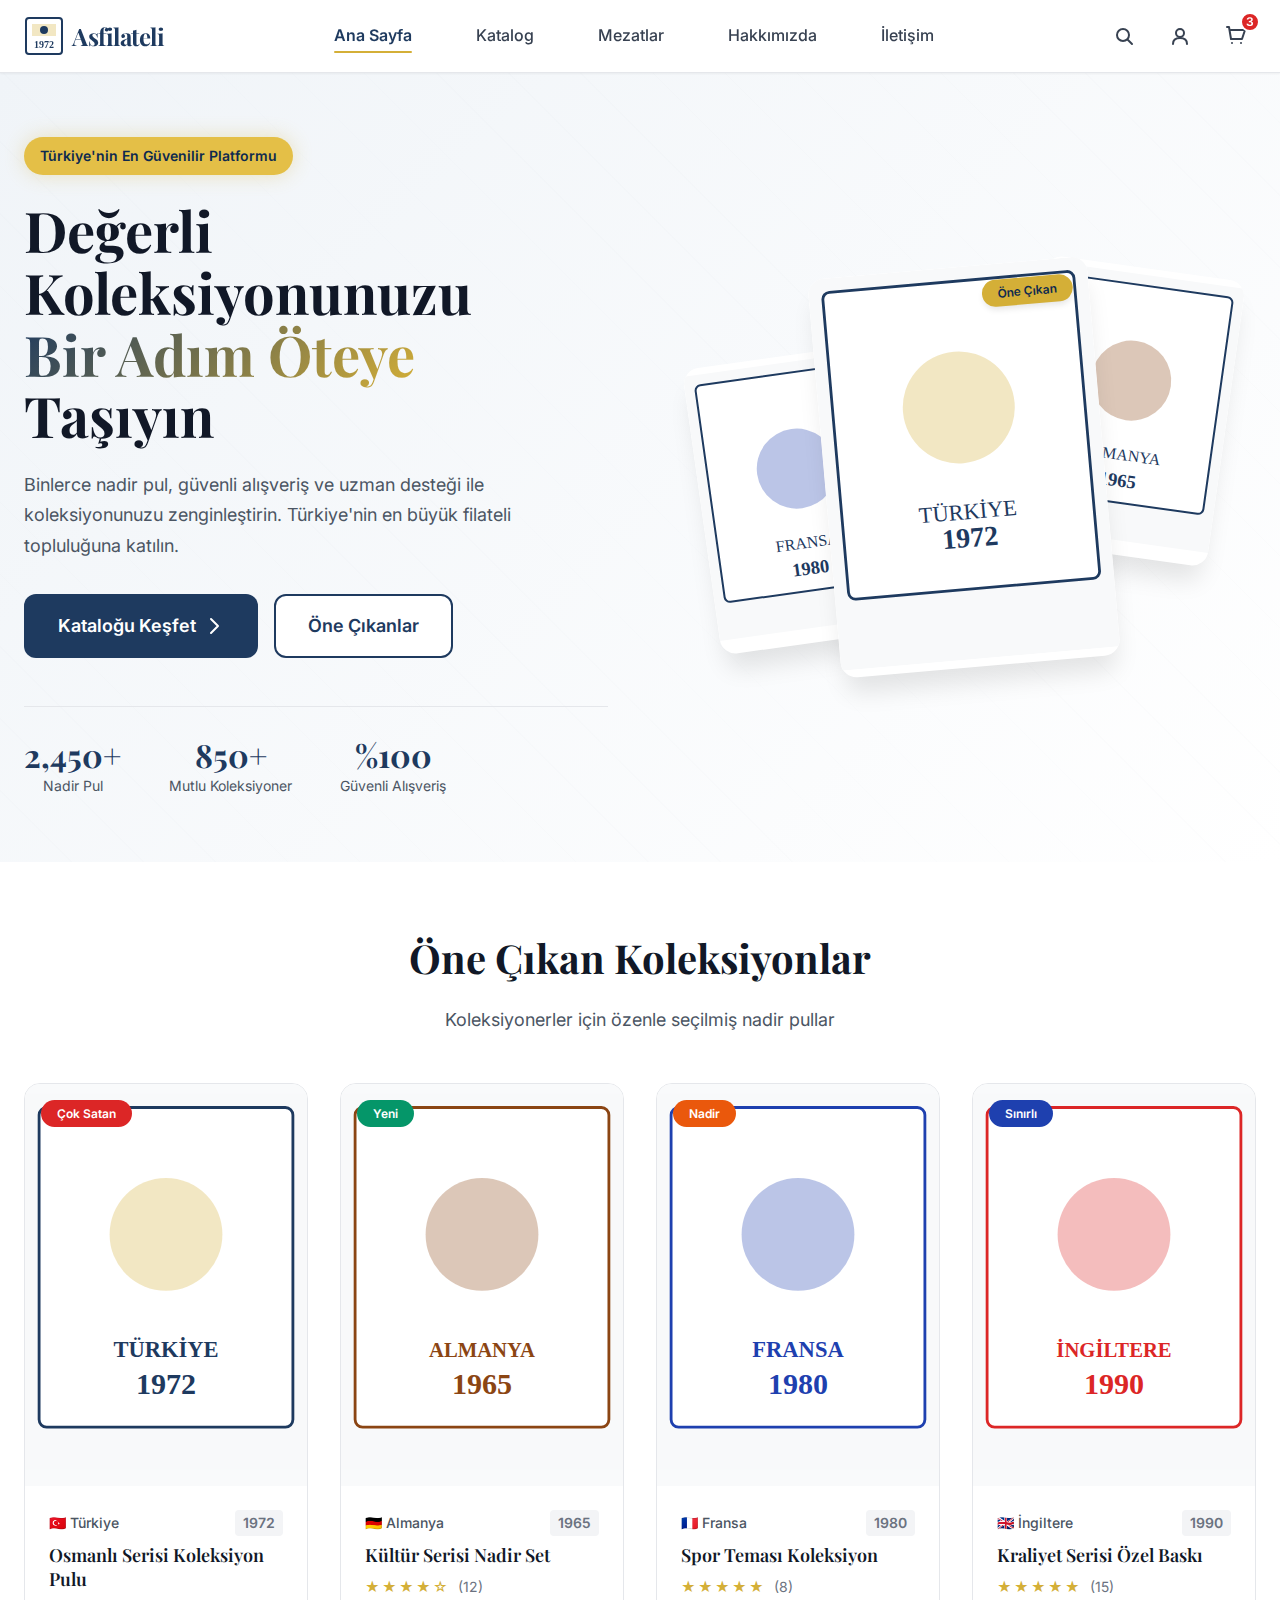
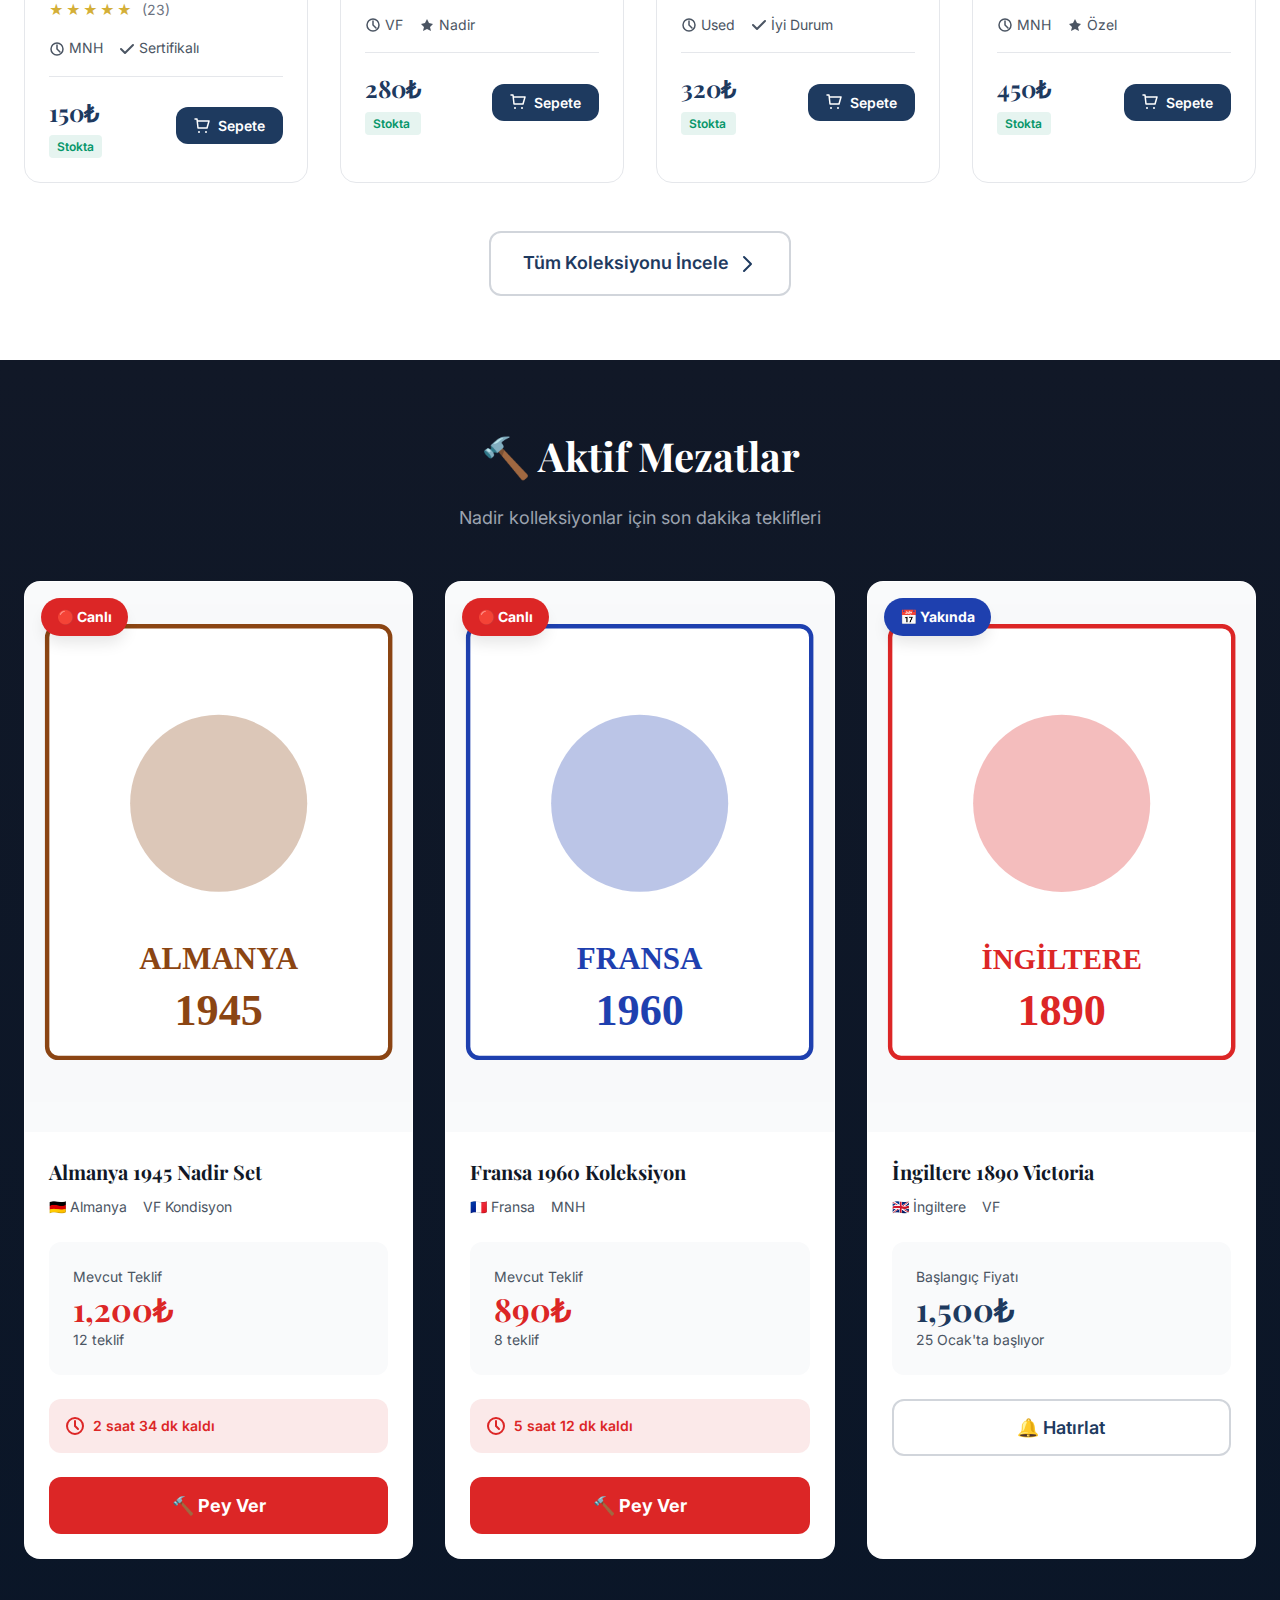
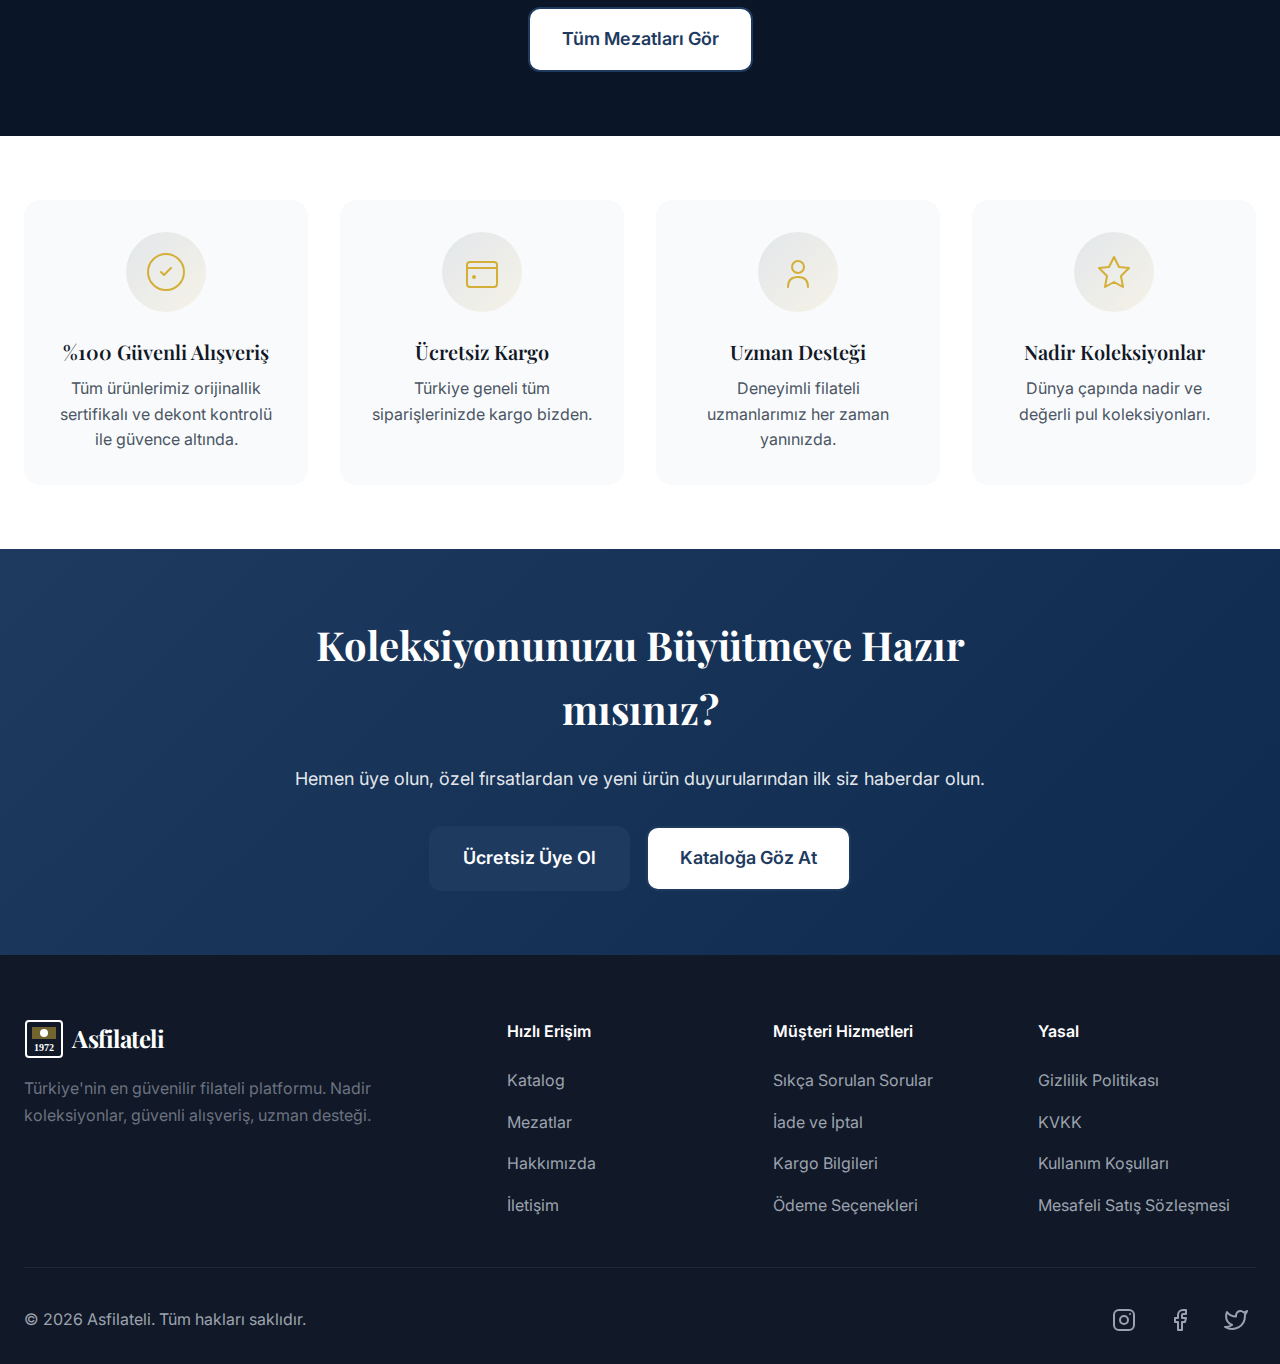
<file: index.html>
<!DOCTYPE html>
<html lang="tr">
<head>
    <meta charset="UTF-8">
    <meta name="viewport" content="width=device-width, initial-scale=1.0">
    <title>Asfilateli - Türkiye'nin En Büyük Koleksiyon Pul Platformu</title>
    <link rel="stylesheet" href="style.css">
    <link rel="preconnect" href="https://fonts.googleapis.com">
    <link rel="preconnect" href="https://fonts.gstatic.com" crossorigin>
    <link href="https://fonts.googleapis.com/css2?family=Playfair+Display:wght@400;600;700&family=Inter:wght@300;400;500;600;700&display=swap" rel="stylesheet">
</head>
<body>
    <!-- Header / Navigation -->
    <header class="header">
        <nav class="navbar container">
            <div class="nav-brand">
                <div class="logo">
                    <svg width="40" height="40" viewBox="0 0 40 40" fill="none" xmlns="http://www.w3.org/2000/svg">
                        <rect x="2" y="2" width="36" height="36" rx="3" stroke="#1E3A5F" stroke-width="2"/>
                        <path d="M8 8 L32 8 L32 20 L8 20 Z" fill="#D4AF37" opacity="0.3"/>
                        <circle cx="20" cy="14" r="4" fill="#1E3A5F"/>
                        <text x="20" y="32" font-size="10" text-anchor="middle" fill="#1E3A5F" font-family="serif">1972</text>
                    </svg>
                    <span class="logo-text">Asfilateli</span>
                </div>
            </div>
            
            <ul class="nav-menu">
                <li><a href="#" class="nav-link active">Ana Sayfa</a></li>
                <li><a href="catalog.html" class="nav-link">Katalog</a></li>
                <li><a href="auctions.html" class="nav-link">Mezatlar</a></li>
                <li><a href="#" class="nav-link">Hakkımızda</a></li>
                <li><a href="#" class="nav-link">İletişim</a></li>
            </ul>
            
            <div class="nav-actions">
                <button class="btn-icon" aria-label="Ara">
                    <svg width="20" height="20" viewBox="0 0 20 20" fill="none">
                        <circle cx="9" cy="9" r="6" stroke="currentColor" stroke-width="2"/>
                        <path d="M14 14L18 18" stroke="currentColor" stroke-width="2" stroke-linecap="round"/>
                    </svg>
                </button>
                <a href="login.html" class="btn-icon" aria-label="Hesabım">
                    <svg width="20" height="20" viewBox="0 0 20 20" fill="none">
                        <circle cx="10" cy="7" r="4" stroke="currentColor" stroke-width="2"/>
                        <path d="M3 18C3 14 6 12 10 12C14 12 17 14 17 18" stroke="currentColor" stroke-width="2" stroke-linecap="round"/>
                    </svg>
                </a>
                <a href="cart.html" class="btn-icon cart-btn" aria-label="Sepet">
                    <svg width="20" height="20" viewBox="0 0 20 20" fill="none">
                        <path d="M1 1H3L5 13H16L19 4H5" stroke="currentColor" stroke-width="2" stroke-linecap="round" stroke-linejoin="round"/>
                        <circle cx="6" cy="17" r="1" fill="currentColor"/>
                        <circle cx="15" cy="17" r="1" fill="currentColor"/>
                    </svg>
                    <span class="cart-badge">3</span>
                </a>
            </div>
            
            <button class="mobile-menu-toggle" aria-label="Menü">
                <span></span>
                <span></span>
                <span></span>
            </button>
        </nav>
    </header>

    <!-- Hero Section -->
    <section class="hero">
        <div class="hero-bg">
            <div class="hero-pattern"></div>
        </div>
        <div class="container hero-content">
            <div class="hero-text">
                <span class="hero-badge">Türkiye'nin En Güvenilir Platformu</span>
                <h1 class="hero-title">
                    Değerli Koleksiyonunuzu<br>
                    <span class="gradient-text">Bir Adım Öteye</span> Taşıyın
                </h1>
                <p class="hero-description">
                    Binlerce nadir pul, güvenli alışveriş ve uzman desteği ile koleksiyonunuzu zenginleştirin.
                    Türkiye'nin en büyük filateli topluluğuna katılın.
                </p>
                <div class="hero-actions">
                    <a href="catalog.html" class="btn btn-primary btn-lg">
                        Kataloğu Keşfet
                        <svg width="20" height="20" viewBox="0 0 20 20" fill="none">
                            <path d="M7 3L14 10L7 17" stroke="currentColor" stroke-width="2" stroke-linecap="round" stroke-linejoin="round"/>
                        </svg>
                    </a>
                    <a href="#featured" class="btn btn-secondary btn-lg">Öne Çıkanlar</a>
                </div>
                <div class="hero-stats">
                    <div class="stat">
                        <div class="stat-number">2,450+</div>
                        <div class="stat-label">Nadir Pul</div>
                    </div>
                    <div class="stat">
                        <div class="stat-number">850+</div>
                        <div class="stat-label">Mutlu Koleksiyoner</div>
                    </div>
                    <div class="stat">
                        <div class="stat-number">%100</div>
                        <div class="stat-label">Güvenli Alışveriş</div>
                    </div>
                </div>
            </div>
            <div class="hero-visual">
                <div class="stamp-showcase">
                    <div class="stamp-card featured">
                        <div class="stamp-img">
                            <div class="stamp-placeholder">
                                <svg width="100%" height="100%" viewBox="0 0 200 280" fill="none">
                                    <rect width="200" height="280" fill="#f8f9fa"/>
                                    <rect x="10" y="10" width="180" height="220" rx="5" fill="white" stroke="#1E3A5F" stroke-width="2"/>
                                    <circle cx="100" cy="100" r="40" fill="#D4AF37" opacity="0.3"/>
                                    <text x="100" y="180" font-size="16" text-anchor="middle" fill="#1E3A5F" font-family="serif">TÜRKİYE</text>
                                    <text x="100" y="200" font-size="20" font-weight="bold" text-anchor="middle" fill="#1E3A5F" font-family="serif">1972</text>
                                </svg>
                            </div>
                        </div>
                        <div class="stamp-badge">Öne Çıkan</div>
                    </div>
                    <div class="stamp-card secondary">
                        <div class="stamp-img small">
                            <div class="stamp-placeholder small">
                                <svg width="100%" height="100%" viewBox="0 0 150 200" fill="none">
                                    <rect width="150" height="200" fill="#f8f9fa"/>
                                    <rect x="8" y="8" width="134" height="164" rx="4" fill="white" stroke="#1E3A5F" stroke-width="1.5"/>
                                    <circle cx="75" cy="80" r="30" fill="#8B4513" opacity="0.3"/>
                                    <text x="75" y="140" font-size="12" text-anchor="middle" fill="#1E3A5F" font-family="serif">ALMANYA</text>
                                    <text x="75" y="160" font-size="14" font-weight="bold" text-anchor="middle" fill="#1E3A5F" font-family="serif">1965</text>
                                </svg>
                            </div>
                        </div>
                    </div>
                    <div class="stamp-card tertiary">
                        <div class="stamp-img small">
                            <div class="stamp-placeholder small">
                                <svg width="100%" height="100%" viewBox="0 0 150 200" fill="none">
                                    <rect width="150" height="200" fill="#f8f9fa"/>
                                    <rect x="8" y="8" width="134" height="164" rx="4" fill="white" stroke="#1E3A5F" stroke-width="1.5"/>
                                    <circle cx="75" cy="80" r="30" fill="#1E40AF" opacity="0.3"/>
                                    <text x="75" y="140" font-size="12" text-anchor="middle" fill="#1E3A5F" font-family="serif">FRANSA</text>
                                    <text x="75" y="160" font-size="14" font-weight="bold" text-anchor="middle" fill="#1E3A5F" font-family="serif">1980</text>
                                </svg>
                            </div>
                        </div>
                    </div>
                </div>
            </div>
        </div>
    </section>

    <!-- Featured Products -->
    <section id="featured" class="section">
        <div class="container">
            <div class="section-header">
                <h2 class="section-title">Öne Çıkan Koleksiyonlar</h2>
                <p class="section-subtitle">Koleksiyonerler için özenle seçilmiş nadir pullar</p>
            </div>
            
            <div class="product-grid">
                <!-- Product Card 1 -->
                <div class="product-card">
                    <div class="product-image">
                        <div class="product-badge hot">Çok Satan</div>
                        <div class="stamp-placeholder product">
                            <svg width="100%" height="100%" viewBox="0 0 300 400" fill="none">
                                <rect width="300" height="400" fill="#f8f9fa"/>
                                <rect x="15" y="15" width="270" height="340" rx="8" fill="white" stroke="#1E3A5F" stroke-width="3"/>
                                <circle cx="150" cy="150" r="60" fill="#D4AF37" opacity="0.3"/>
                                <text x="150" y="280" font-size="24" text-anchor="middle" fill="#1E3A5F" font-family="serif" font-weight="bold">TÜRKİYE</text>
                                <text x="150" y="320" font-size="32" font-weight="bold" text-anchor="middle" fill="#1E3A5F" font-family="serif">1972</text>
                            </svg>
                        </div>
                        <div class="product-actions">
                            <button class="btn-icon-round" title="Favorilere Ekle">
                                <svg width="20" height="20" viewBox="0 0 20 20" fill="none">
                                    <path d="M10 17L3 10L4 4L10 2L16 4L17 10L10 17Z" stroke="currentColor" stroke-width="2" stroke-linejoin="round"/>
                                </svg>
                            </button>
                            <button class="btn-icon-round" title="Hızlı Görünüm">
                                <svg width="20" height="20" viewBox="0 0 20 20" fill="none">
                                    <circle cx="10" cy="10" r="3" stroke="currentColor" stroke-width="2"/>
                                    <path d="M1 10C1 10 4 4 10 4C16 4 19 10 19 10C19 10 16 16 10 16C4 16 1 10 1 10Z" stroke="currentColor" stroke-width="2"/>
                                </svg>
                            </button>
                        </div>
                    </div>
                    <div class="product-info">
                        <div class="product-meta">
                            <span class="product-country">🇹🇷 Türkiye</span>
                            <span class="product-year">1972</span>
                        </div>
                        <h3 class="product-title">Osmanlı Serisi Koleksiyon Pulu</h3>
                        <div class="product-rating">
                            <div class="stars">★★★★★</div>
                            <span class="rating-count">(23)</span>
                        </div>
                        <div class="product-details">
                            <span class="detail-item">
                                <svg width="16" height="16" viewBox="0 0 16 16" fill="none">
                                    <circle cx="8" cy="8" r="6" stroke="currentColor" stroke-width="1.5"/>
                                    <path d="M8 4V8L11 11" stroke="currentColor" stroke-width="1.5" stroke-linecap="round"/>
                                </svg>
                                MNH
                            </span>
                            <span class="detail-item">
                                <svg width="16" height="16" viewBox="0 0 16 16" fill="none">
                                    <path d="M2 8L6 12L14 4" stroke="currentColor" stroke-width="2" stroke-linecap="round" stroke-linejoin="round"/>
                                </svg>
                                Sertifikalı
                            </span>
                        </div>
                        <div class="product-footer">
                            <div class="product-price">
                                <span class="price">150₺</span>
                                <span class="stock-badge in-stock">Stokta</span>
                            </div>
                            <div class="product-buttons">
                                <button class="btn btn-primary btn-sm">
                                    <svg width="16" height="16" viewBox="0 0 16 16" fill="none">
                                        <path d="M1 1H3L4 10H13L15 3H4" stroke="currentColor" stroke-width="1.5" stroke-linecap="round" stroke-linejoin="round"/>
                                        <circle cx="5" cy="14" r="1" fill="currentColor"/>
                                        <circle cx="12" cy="14" r="1" fill="currentColor"/>
                                    </svg>
                                    Sepete
                                </button>
                            </div>
                        </div>
                    </div>
                </div>

                <!-- Product Card 2 -->
                <div class="product-card">
                    <div class="product-image">
                        <div class="product-badge new">Yeni</div>
                        <div class="stamp-placeholder product">
                            <svg width="100%" height="100%" viewBox="0 0 300 400" fill="none">
                                <rect width="300" height="400" fill="#f8f9fa"/>
                                <rect x="15" y="15" width="270" height="340" rx="8" fill="white" stroke="#8B4513" stroke-width="3"/>
                                <circle cx="150" cy="150" r="60" fill="#8B4513" opacity="0.3"/>
                                <text x="150" y="280" font-size="22" text-anchor="middle" fill="#8B4513" font-family="serif" font-weight="bold">ALMANYA</text>
                                <text x="150" y="320" font-size="32" font-weight="bold" text-anchor="middle" fill="#8B4513" font-family="serif">1965</text>
                            </svg>
                        </div>
                        <div class="product-actions">
                            <button class="btn-icon-round">
                                <svg width="20" height="20" viewBox="0 0 20 20" fill="none">
                                    <path d="M10 17L3 10L4 4L10 2L16 4L17 10L10 17Z" stroke="currentColor" stroke-width="2" stroke-linejoin="round"/>
                                </svg>
                            </button>
                            <button class="btn-icon-round">
                                <svg width="20" height="20" viewBox="0 0 20 20" fill="none">
                                    <circle cx="10" cy="10" r="3" stroke="currentColor" stroke-width="2"/>
                                    <path d="M1 10C1 10 4 4 10 4C16 4 19 10 19 10C19 10 16 16 10 16C4 16 1 10 1 10Z" stroke="currentColor" stroke-width="2"/>
                                </svg>
                            </button>
                        </div>
                    </div>
                    <div class="product-info">
                        <div class="product-meta">
                            <span class="product-country">🇩🇪 Almanya</span>
                            <span class="product-year">1965</span>
                        </div>
                        <h3 class="product-title">Kültür Serisi Nadir Set</h3>
                        <div class="product-rating">
                            <div class="stars">★★★★☆</div>
                            <span class="rating-count">(12)</span>
                        </div>
                        <div class="product-details">
                            <span class="detail-item">
                                <svg width="16" height="16" viewBox="0 0 16 16" fill="none">
                                    <circle cx="8" cy="8" r="6" stroke="currentColor" stroke-width="1.5"/>
                                    <path d="M8 4V8L11 11" stroke="currentColor" stroke-width="1.5" stroke-linecap="round"/>
                                </svg>
                                VF
                            </span>
                            <span class="detail-item">
                                <svg width="16" height="16" viewBox="0 0 16 16" fill="none">
                                    <path d="M8 2L10 6L14 7L11 10L12 14L8 12L4 14L5 10L2 7L6 6L8 2Z" fill="currentColor"/>
                                </svg>
                                Nadir
                            </span>
                        </div>
                        <div class="product-footer">
                            <div class="product-price">
                                <span class="price">280₺</span>
                                <span class="stock-badge in-stock">Stokta</span>
                            </div>
                            <div class="product-buttons">
                                <button class="btn btn-primary btn-sm">
                                    <svg width="16" height="16" viewBox="0 0 16 16" fill="none">
                                        <path d="M1 1H3L4 10H13L15 3H4" stroke="currentColor" stroke-width="1.5" stroke-linecap="round" stroke-linejoin="round"/>
                                        <circle cx="5" cy="14" r="1" fill="currentColor"/>
                                        <circle cx="12" cy="14" r="1" fill="currentColor"/>
                                    </svg>
                                    Sepete
                                </button>
                            </div>
                        </div>
                    </div>
                </div>

                <!-- Product Card 3 -->
                <div class="product-card">
                    <div class="product-image">
                        <div class="product-badge rare">Nadir</div>
                        <div class="stamp-placeholder product">
                            <svg width="100%" height="100%" viewBox="0 0 300 400" fill="none">
                                <rect width="300" height="400" fill="#f8f9fa"/>
                                <rect x="15" y="15" width="270" height="340" rx="8" fill="white" stroke="#1E40AF" stroke-width="3"/>
                                <circle cx="150" cy="150" r="60" fill="#1E40AF" opacity="0.3"/>
                                <text x="150" y="280" font-size="24" text-anchor="middle" fill="#1E40AF" font-family="serif" font-weight="bold">FRANSA</text>
                                <text x="150" y="320" font-size="32" font-weight="bold" text-anchor="middle" fill="#1E40AF" font-family="serif">1980</text>
                            </svg>
                        </div>
                        <div class="product-actions">
                            <button class="btn-icon-round">
                                <svg width="20" height="20" viewBox="0 0 20 20" fill="none">
                                    <path d="M10 17L3 10L4 4L10 2L16 4L17 10L10 17Z" stroke="currentColor" stroke-width="2" stroke-linejoin="round"/>
                                </svg>
                            </button>
                            <button class="btn-icon-round">
                                <svg width="20" height="20" viewBox="0 0 20 20" fill="none">
                                    <circle cx="10" cy="10" r="3" stroke="currentColor" stroke-width="2"/>
                                    <path d="M1 10C1 10 4 4 10 4C16 4 19 10 19 10C19 10 16 16 10 16C4 16 1 10 1 10Z" stroke="currentColor" stroke-width="2"/>
                                </svg>
                            </button>
                        </div>
                    </div>
                    <div class="product-info">
                        <div class="product-meta">
                            <span class="product-country">🇫🇷 Fransa</span>
                            <span class="product-year">1980</span>
                        </div>
                        <h3 class="product-title">Spor Teması Koleksiyon</h3>
                        <div class="product-rating">
                            <div class="stars">★★★★★</div>
                            <span class="rating-count">(8)</span>
                        </div>
                        <div class="product-details">
                            <span class="detail-item">
                                <svg width="16" height="16" viewBox="0 0 16 16" fill="none">
                                    <circle cx="8" cy="8" r="6" stroke="currentColor" stroke-width="1.5"/>
                                    <path d="M8 4V8L11 11" stroke="currentColor" stroke-width="1.5" stroke-linecap="round"/>
                                </svg>
                                Used
                            </span>
                            <span class="detail-item">
                                <svg width="16" height="16" viewBox="0 0 16 16" fill="none">
                                    <path d="M2 8L6 12L14 4" stroke="currentColor" stroke-width="2" stroke-linecap="round" stroke-linejoin="round"/>
                                </svg>
                                İyi Durum
                            </span>
                        </div>
                        <div class="product-footer">
                            <div class="product-price">
                                <span class="price">320₺</span>
                                <span class="stock-badge in-stock">Stokta</span>
                            </div>
                            <div class="product-buttons">
                                <button class="btn btn-primary btn-sm">
                                    <svg width="16" height="16" viewBox="0 0 16 16" fill="none">
                                        <path d="M1 1H3L4 10H13L15 3H4" stroke="currentColor" stroke-width="1.5" stroke-linecap="round" stroke-linejoin="round"/>
                                        <circle cx="5" cy="14" r="1" fill="currentColor"/>
                                        <circle cx="12" cy="14" r="1" fill="currentColor"/>
                                    </svg>
                                    Sepete
                                </button>
                            </div>
                        </div>
                    </div>
                </div>

                <!-- Product Card 4 -->
                <div class="product-card">
                    <div class="product-image">
                        <div class="product-badge limited">Sınırlı</div>
                        <div class="stamp-placeholder product">
                            <svg width="100%" height="100%" viewBox="0 0 300 400" fill="none">
                                <rect width="300" height="400" fill="#f8f9fa"/>
                                <rect x="15" y="15" width="270" height="340" rx="8" fill="white" stroke="#DC2626" stroke-width="3"/>
                                <circle cx="150" cy="150" r="60" fill="#DC2626" opacity="0.3"/>
                                <text x="150" y="280" font-size="22" text-anchor="middle" fill="#DC2626" font-family="serif" font-weight="bold">İNGİLTERE</text>
                                <text x="150" y="320" font-size="32" font-weight="bold" text-anchor="middle" fill="#DC2626" font-family="serif">1990</text>
                            </svg>
                        </div>
                        <div class="product-actions">
                            <button class="btn-icon-round">
                                <svg width="20" height="20" viewBox="0 0 20 20" fill="none">
                                    <path d="M10 17L3 10L4 4L10 2L16 4L17 10L10 17Z" stroke="currentColor" stroke-width="2" stroke-linejoin="round"/>
                                </svg>
                            </button>
                            <button class="btn-icon-round">
                                <svg width="20" height="20" viewBox="0 0 20 20" fill="none">
                                    <circle cx="10" cy="10" r="3" stroke="currentColor" stroke-width="2"/>
                                    <path d="M1 10C1 10 4 4 10 4C16 4 19 10 19 10C19 10 16 16 10 16C4 16 1 10 1 10Z" stroke="currentColor" stroke-width="2"/>
                                </svg>
                            </button>
                        </div>
                    </div>
                    <div class="product-info">
                        <div class="product-meta">
                            <span class="product-country">🇬🇧 İngiltere</span>
                            <span class="product-year">1990</span>
                        </div>
                        <h3 class="product-title">Kraliyet Serisi Özel Baskı</h3>
                        <div class="product-rating">
                            <div class="stars">★★★★★</div>
                            <span class="rating-count">(15)</span>
                        </div>
                        <div class="product-details">
                            <span class="detail-item">
                                <svg width="16" height="16" viewBox="0 0 16 16" fill="none">
                                    <circle cx="8" cy="8" r="6" stroke="currentColor" stroke-width="1.5"/>
                                    <path d="M8 4V8L11 11" stroke="currentColor" stroke-width="1.5" stroke-linecap="round"/>
                                </svg>
                                MNH
                            </span>
                            <span class="detail-item">
                                <svg width="16" height="16" viewBox="0 0 16 16" fill="none">
                                    <path d="M8 2L10 6L14 7L11 10L12 14L8 12L4 14L5 10L2 7L6 6L8 2Z" fill="currentColor"/>
                                </svg>
                                Özel
                            </span>
                        </div>
                        <div class="product-footer">
                            <div class="product-price">
                                <span class="price">450₺</span>
                                <span class="stock-badge in-stock">Stokta</span>
                            </div>
                            <div class="product-buttons">
                                <button class="btn btn-primary btn-sm">
                                    <svg width="16" height="16" viewBox="0 0 16 16" fill="none">
                                        <path d="M1 1H3L4 10H13L15 3H4" stroke="currentColor" stroke-width="1.5" stroke-linecap="round" stroke-linejoin="round"/>
                                        <circle cx="5" cy="14" r="1" fill="currentColor"/>
                                        <circle cx="12" cy="14" r="1" fill="currentColor"/>
                                    </svg>
                                    Sepete
                                </button>
                            </div>
                        </div>
                    </div>
                </div>
            </div>

            <div class="section-footer">
                <a href="catalog.html" class="btn btn-outline btn-lg">
                    Tüm Koleksiyonu İncele
                    <svg width="20" height="20" viewBox="0 0 20 20" fill="none">
                        <path d="M7 3L14 10L7 17" stroke="currentColor" stroke-width="2" stroke-linecap="round" stroke-linejoin="round"/>
                    </svg>
                </a>
            </div>
        </div>
    </section>

    <!-- Active Auctions -->
    <section class="section section-dark">
        <div class="container">
            <div class="section-header">
                <h2 class="section-title">🔨 Aktif Mezatlar</h2>
                <p class="section-subtitle">Nadir kolleksiyonlar için son dakika teklifleri</p>
            </div>

            <div class="auction-grid">
                <!-- Auction Card 1 -->
                <div class="auction-card">
                    <div class="auction-image">
                        <div class="auction-badge live">🔴 Canlı</div>
                        <div class="stamp-placeholder auction">
                            <svg width="100%" height="100%" viewBox="0 0 350 450" fill="none">
                                <rect width="350" height="450" fill="#f8f9fa"/>
                                <rect x="20" y="20" width="310" height="390" rx="10" fill="white" stroke="#8B4513" stroke-width="4"/>
                                <circle cx="175" cy="180" r="80" fill="#8B4513" opacity="0.3"/>
                                <text x="175" y="330" font-size="28" text-anchor="middle" fill="#8B4513" font-family="serif" font-weight="bold">ALMANYA</text>
                                <text x="175" y="380" font-size="40" font-weight="bold" text-anchor="middle" fill="#8B4513" font-family="serif">1945</text>
                            </svg>
                        </div>
                    </div>
                    <div class="auction-info">
                        <h3 class="auction-title">Almanya 1945 Nadir Set</h3>
                        <div class="auction-meta">
                            <span>🇩🇪 Almanya</span>
                            <span>VF Kondisyon</span>
                        </div>
                        <div class="auction-current">
                            <div class="auction-label">Mevcut Teklif</div>
                            <div class="auction-price">1,200₺</div>
                            <div class="auction-bids">12 teklif</div>
                        </div>
                        <div class="auction-timer">
                            <svg width="20" height="20" viewBox="0 0 20 20" fill="none">
                                <circle cx="10" cy="10" r="8" stroke="currentColor" stroke-width="2"/>
                                <path d="M10 5V10L13 13" stroke="currentColor" stroke-width="2" stroke-linecap="round"/>
                            </svg>
                            <span class="timer-text">2 saat 34 dk kaldı</span>
                        </div>
                        <button class="btn btn-auction btn-lg w-full">
                            🔨 Pey Ver
                        </button>
                    </div>
                </div>

                <!-- Auction Card 2 -->
                <div class="auction-card">
                    <div class="auction-image">
                        <div class="auction-badge live">🔴 Canlı</div>
                        <div class="stamp-placeholder auction">
                            <svg width="100%" height="100%" viewBox="0 0 350 450" fill="none">
                                <rect width="350" height="450" fill="#f8f9fa"/>
                                <rect x="20" y="20" width="310" height="390" rx="10" fill="white" stroke="#1E40AF" stroke-width="4"/>
                                <circle cx="175" cy="180" r="80" fill="#1E40AF" opacity="0.3"/>
                                <text x="175" y="330" font-size="28" text-anchor="middle" fill="#1E40AF" font-family="serif" font-weight="bold">FRANSA</text>
                                <text x="175" y="380" font-size="40" font-weight="bold" text-anchor="middle" fill="#1E40AF" font-family="serif">1960</text>
                            </svg>
                        </div>
                    </div>
                    <div class="auction-info">
                        <h3 class="auction-title">Fransa 1960 Koleksiyon</h3>
                        <div class="auction-meta">
                            <span>🇫🇷 Fransa</span>
                            <span>MNH</span>
                        </div>
                        <div class="auction-current">
                            <div class="auction-label">Mevcut Teklif</div>
                            <div class="auction-price">890₺</div>
                            <div class="auction-bids">8 teklif</div>
                        </div>
                        <div class="auction-timer">
                            <svg width="20" height="20" viewBox="0 0 20 20" fill="none">
                                <circle cx="10" cy="10" r="8" stroke="currentColor" stroke-width="2"/>
                                <path d="M10 5V10L13 13" stroke="currentColor" stroke-width="2" stroke-linecap="round"/>
                            </svg>
                            <span class="timer-text">5 saat 12 dk kaldı</span>
                        </div>
                        <button class="btn btn-auction btn-lg w-full">
                            🔨 Pey Ver
                        </button>
                    </div>
                </div>

                <!-- Auction Card 3 -->
                <div class="auction-card">
                    <div class="auction-image">
                        <div class="auction-badge upcoming">📅 Yakında</div>
                        <div class="stamp-placeholder auction">
                            <svg width="100%" height="100%" viewBox="0 0 350 450" fill="none">
                                <rect width="350" height="450" fill="#f8f9fa"/>
                                <rect x="20" y="20" width="310" height="390" rx="10" fill="white" stroke="#DC2626" stroke-width="4"/>
                                <circle cx="175" cy="180" r="80" fill="#DC2626" opacity="0.3"/>
                                <text x="175" y="330" font-size="26" text-anchor="middle" fill="#DC2626" font-family="serif" font-weight="bold">İNGİLTERE</text>
                                <text x="175" y="380" font-size="40" font-weight="bold" text-anchor="middle" fill="#DC2626" font-family="serif">1890</text>
                            </svg>
                        </div>
                    </div>
                    <div class="auction-info">
                        <h3 class="auction-title">İngiltere 1890 Victoria</h3>
                        <div class="auction-meta">
                            <span>🇬🇧 İngiltere</span>
                            <span>VF</span>
                        </div>
                        <div class="auction-current upcoming">
                            <div class="auction-label">Başlangıç Fiyatı</div>
                            <div class="auction-price">1,500₺</div>
                            <div class="auction-start">25 Ocak'ta başlıyor</div>
                        </div>
                        <button class="btn btn-outline btn-lg w-full">
                            🔔 Hatırlat
                        </button>
                    </div>
                </div>
            </div>

            <div class="section-footer">
                <a href="auctions.html" class="btn btn-secondary btn-lg">
                    Tüm Mezatları Gör
                </a>
            </div>
        </div>
    </section>

    <!-- Features Section -->
    <section class="section">
        <div class="container">
            <div class="features-grid">
                <div class="feature-card">
                    <div class="feature-icon">
                        <svg width="40" height="40" viewBox="0 0 40 40" fill="none">
                            <circle cx="20" cy="20" r="18" stroke="#D4AF37" stroke-width="2"/>
                            <path d="M15 20L18 23L25 16" stroke="#D4AF37" stroke-width="2" stroke-linecap="round" stroke-linejoin="round"/>
                        </svg>
                    </div>
                    <h3 class="feature-title">%100 Güvenli Alışveriş</h3>
                    <p class="feature-description">Tüm ürünlerimiz orijinallik sertifikalı ve dekont kontrolü ile güvence altında.</p>
                </div>

                <div class="feature-card">
                    <div class="feature-icon">
                        <svg width="40" height="40" viewBox="0 0 40 40" fill="none">
                            <rect x="5" y="10" width="30" height="25" rx="3" stroke="#D4AF37" stroke-width="2"/>
                            <path d="M5 16H35" stroke="#D4AF37" stroke-width="2"/>
                            <circle cx="12" cy="25" r="2" fill="#D4AF37"/>
                        </svg>
                    </div>
                    <h3 class="feature-title">Ücretsiz Kargo</h3>
                    <p class="feature-description">Türkiye geneli tüm siparişlerinizde kargo bizden.</p>
                </div>

                <div class="feature-card">
                    <div class="feature-icon">
                        <svg width="40" height="40" viewBox="0 0 40 40" fill="none">
                            <circle cx="20" cy="15" r="6" stroke="#D4AF37" stroke-width="2"/>
                            <path d="M10 35C10 28 14 25 20 25C26 25 30 28 30 35" stroke="#D4AF37" stroke-width="2" stroke-linecap="round"/>
                        </svg>
                    </div>
                    <h3 class="feature-title">Uzman Desteği</h3>
                    <p class="feature-description">Deneyimli filateli uzmanlarımız her zaman yanınızda.</p>
                </div>

                <div class="feature-card">
                    <div class="feature-icon">
                        <svg width="40" height="40" viewBox="0 0 40 40" fill="none">
                            <path d="M20 5L25 15L35 16L27 24L29 35L20 30L11 35L13 24L5 16L15 15L20 5Z" stroke="#D4AF37" stroke-width="2" stroke-linejoin="round"/>
                        </svg>
                    </div>
                    <h3 class="feature-title">Nadir Koleksiyonlar</h3>
                    <p class="feature-description">Dünya çapında nadir ve değerli pul koleksiyonları.</p>
                </div>
            </div>
        </div>
    </section>

    <!-- CTA Section -->
    <section class="cta-section">
        <div class="container">
            <div class="cta-content">
                <h2 class="cta-title">Koleksiyonunuzu Büyütmeye Hazır mısınız?</h2>
                <p class="cta-description">Hemen üye olun, özel fırsatlardan ve yeni ürün duyurularından ilk siz haberdar olun.</p>
                <div class="cta-actions">
                    <a href="register.html" class="btn btn-primary btn-lg">Ücretsiz Üye Ol</a>
                    <a href="catalog.html" class="btn btn-secondary btn-lg">Kataloğa Göz At</a>
                </div>
            </div>
        </div>
    </section>

    <!-- Footer -->
    <footer class="footer">
        <div class="container">
            <div class="footer-grid">
                <div class="footer-col">
                    <div class="footer-brand">
                        <div class="logo">
                            <svg width="40" height="40" viewBox="0 0 40 40" fill="none" xmlns="http://www.w3.org/2000/svg">
                                <rect x="2" y="2" width="36" height="36" rx="3" stroke="white" stroke-width="2"/>
                                <path d="M8 8 L32 8 L32 20 L8 20 Z" fill="#D4AF37" opacity="0.5"/>
                                <circle cx="20" cy="14" r="4" fill="white"/>
                                <text x="20" y="32" font-size="10" text-anchor="middle" fill="white" font-family="serif">1972</text>
                            </svg>
                            <span class="logo-text">Asfilateli</span>
                        </div>
                        <p class="footer-description">Türkiye'nin en güvenilir filateli platformu. Nadir koleksiyonlar, güvenli alışveriş, uzman desteği.</p>
                    </div>
                </div>

                <div class="footer-col">
                    <h4 class="footer-title">Hızlı Erişim</h4>
                    <ul class="footer-links">
                        <li><a href="catalog.html">Katalog</a></li>
                        <li><a href="auctions.html">Mezatlar</a></li>
                        <li><a href="#">Hakkımızda</a></li>
                        <li><a href="#">İletişim</a></li>
                    </ul>
                </div>

                <div class="footer-col">
                    <h4 class="footer-title">Müşteri Hizmetleri</h4>
                    <ul class="footer-links">
                        <li><a href="#">Sıkça Sorulan Sorular</a></li>
                        <li><a href="#">İade ve İptal</a></li>
                        <li><a href="#">Kargo Bilgileri</a></li>
                        <li><a href="#">Ödeme Seçenekleri</a></li>
                    </ul>
                </div>

                <div class="footer-col">
                    <h4 class="footer-title">Yasal</h4>
                    <ul class="footer-links">
                        <li><a href="#">Gizlilik Politikası</a></li>
                        <li><a href="#">KVKK</a></li>
                        <li><a href="#">Kullanım Koşulları</a></li>
                        <li><a href="#">Mesafeli Satış Sözleşmesi</a></li>
                    </ul>
                </div>
            </div>

            <div class="footer-bottom">
                <p>&copy; 2026 Asfilateli. Tüm hakları saklıdır.</p>
                <div class="footer-social">
                    <a href="#" aria-label="Instagram"><svg width="24" height="24" viewBox="0 0 24 24" fill="none"><rect x="2" y="2" width="20" height="20" rx="5" stroke="currentColor" stroke-width="2"/><circle cx="12" cy="12" r="4" stroke="currentColor" stroke-width="2"/><circle cx="18" cy="6" r="1" fill="currentColor"/></svg></a>
                    <a href="#" aria-label="Facebook"><svg width="24" height="24" viewBox="0 0 24 24" fill="none"><path d="M18 2H15C12.2386 2 10 4.23858 10 7V10H7V14H10V22H14V14H17L18 10H14V7C14 6.44772 14.4477 6 15 6H18V2Z" stroke="currentColor" stroke-width="2" stroke-linecap="round" stroke-linejoin="round"/></svg></a>
                    <a href="#" aria-label="Twitter"><svg width="24" height="24" viewBox="0 0 24 24" fill="none"><path d="M23 3C22.0424 3.67548 20.9821 4.19211 19.86 4.53C19.2577 3.83751 18.4573 3.34669 17.567 3.12393C16.6767 2.90116 15.7395 2.9572 14.8821 3.28445C14.0247 3.6117 13.2884 4.19439 12.773 4.95372C12.2575 5.71305 11.9877 6.61232 12 7.53V8.53C10.2426 8.57557 8.50127 8.18581 6.93101 7.39545C5.36074 6.60508 4.01032 5.43864 3 4C3 4 -1 13 8 17C5.94053 18.398 3.48716 19.0989 1 19C10 24 21 19 21 7.5C20.9991 7.22145 20.9723 6.94359 20.92 6.67C21.9406 5.66349 22.6608 4.39271 23 3V3Z" stroke="currentColor" stroke-width="2" stroke-linecap="round" stroke-linejoin="round"/></svg></a>
                </div>
            </div>
        </div>
    </footer>

    <script src="script.js"></script>
</body>
</html>
</file>
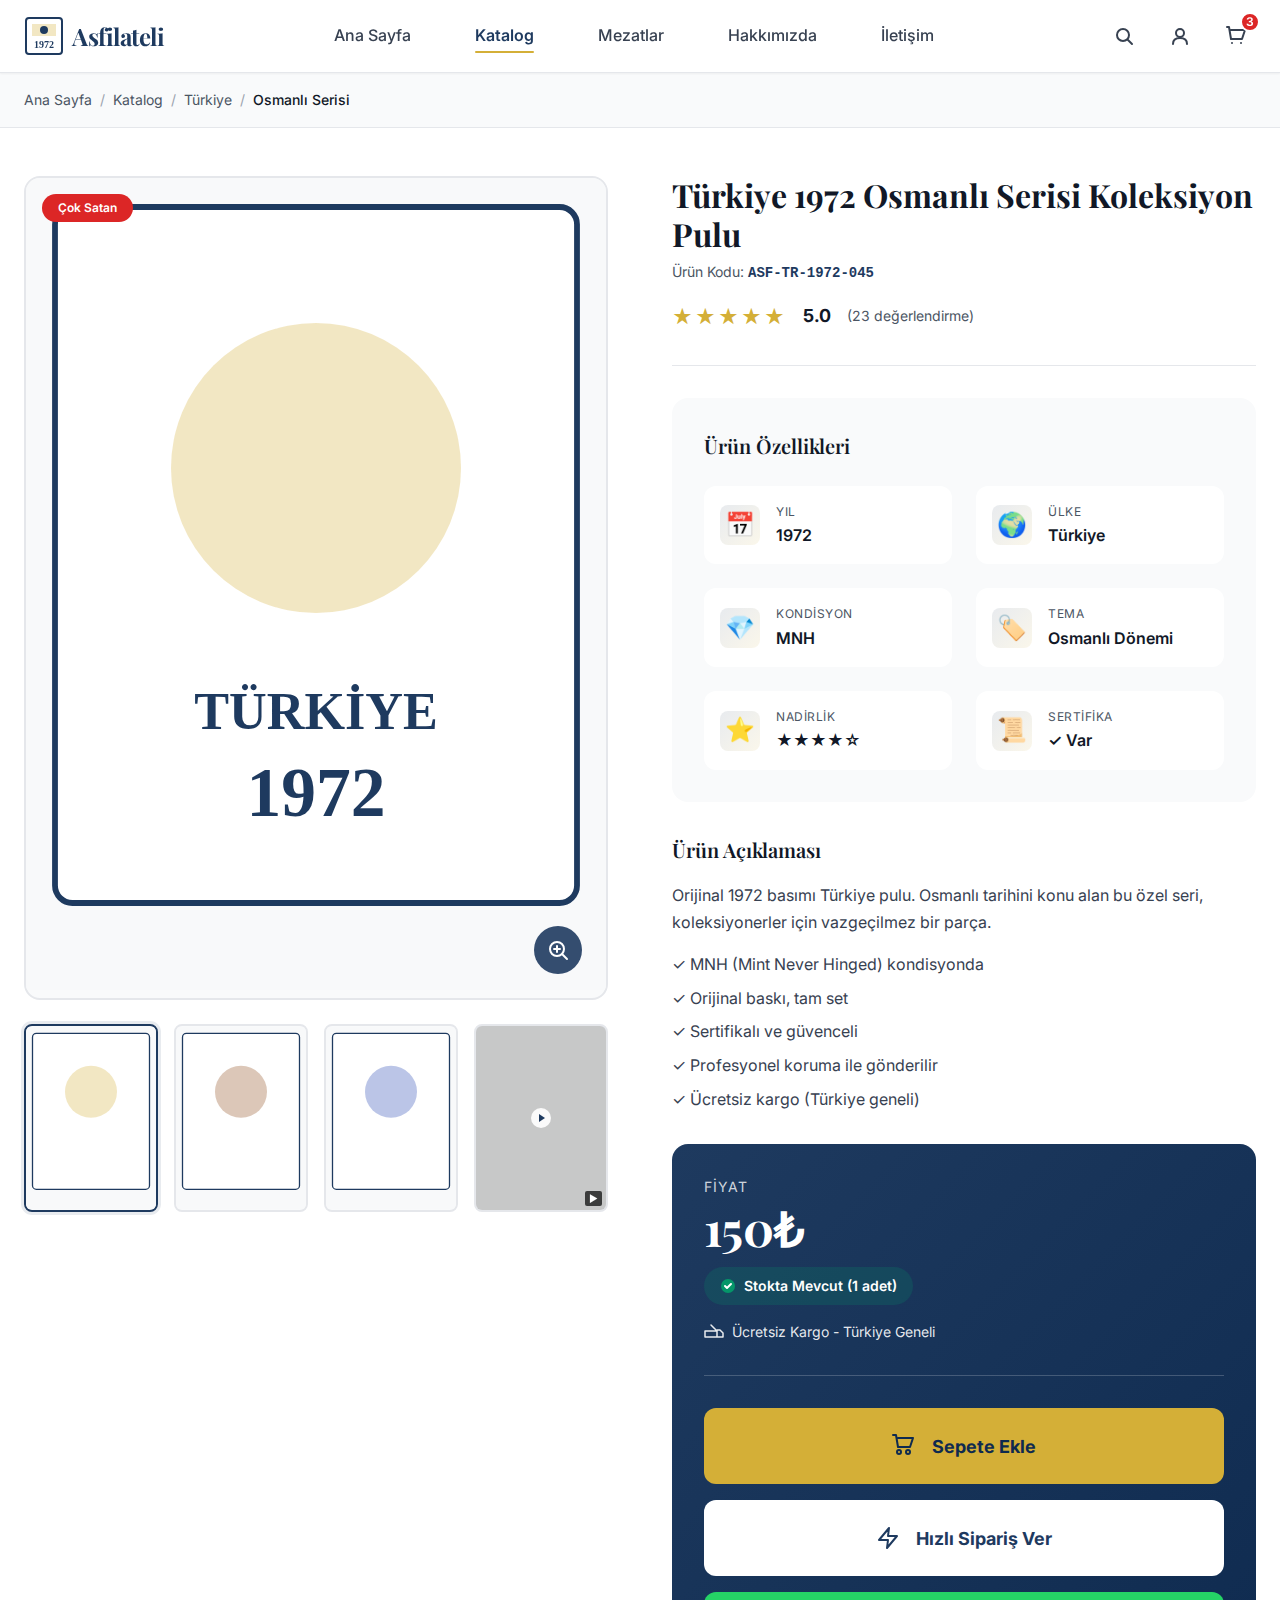
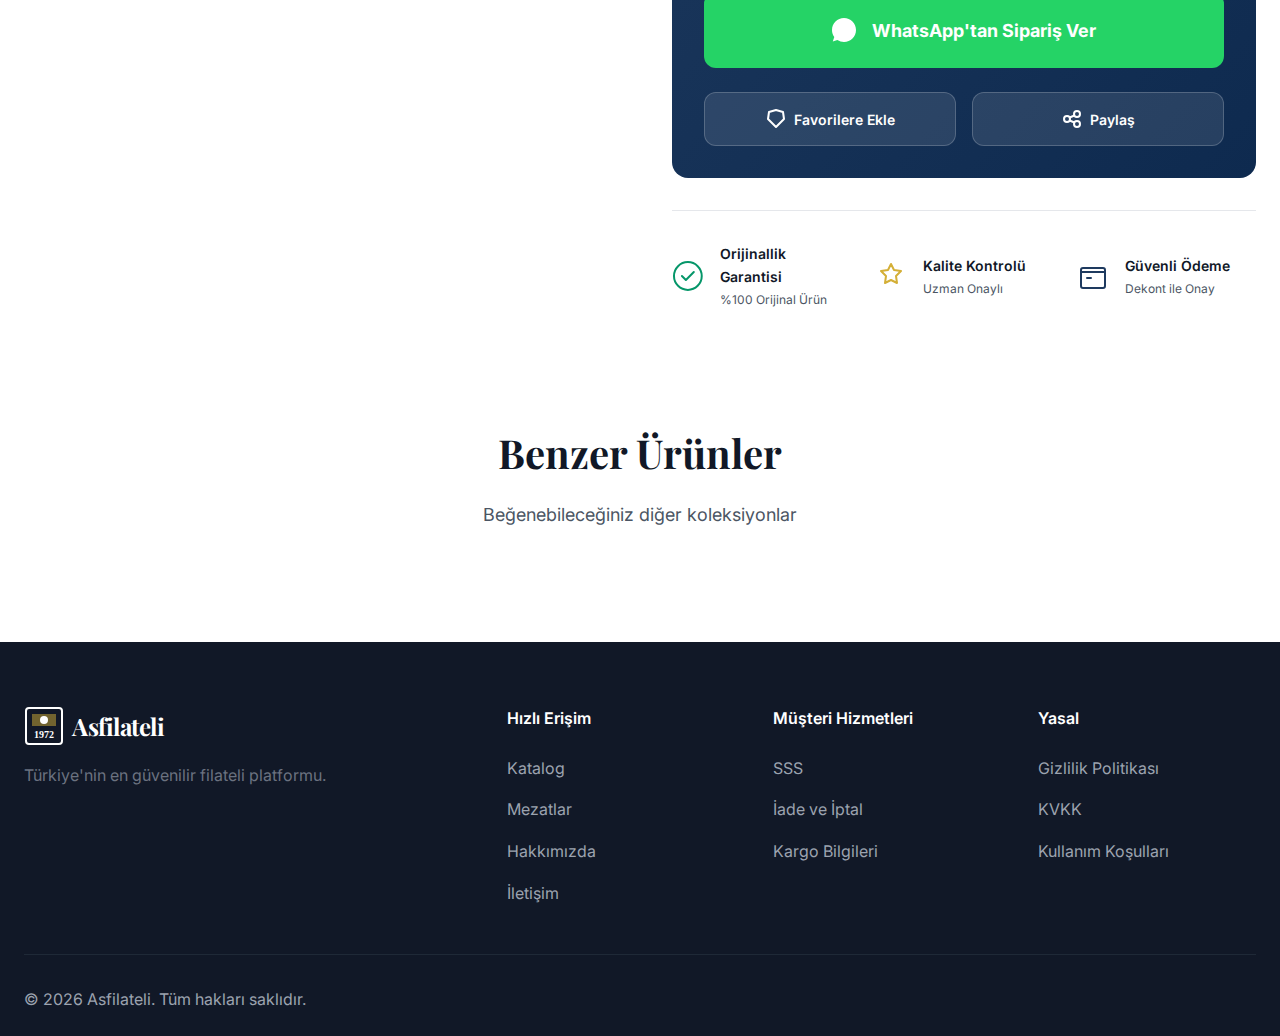
<file: product-detail.html>
<!DOCTYPE html>
<html lang="tr">
<head>
    <meta charset="UTF-8">
    <meta name="viewport" content="width=device-width, initial-scale=1.0">
    <title>Türkiye 1972 Osmanlı Serisi - Asfilateli</title>
    <link rel="stylesheet" href="style.css">
    <link rel="stylesheet" href="product-detail.css">
    <link rel="preconnect" href="https://fonts.googleapis.com">
    <link rel="preconnect" href="https://fonts.gstatic.com" crossorigin>
    <link href="https://fonts.googleapis.com/css2?family=Playfair+Display:wght@400;600;700&family=Inter:wght@300;400;500;600;700&display=swap" rel="stylesheet">
</head>
<body>
    <!-- Header (Same as homepage) -->
    <header class="header">
        <nav class="navbar container">
            <div class="nav-brand">
                <div class="logo">
                    <svg width="40" height="40" viewBox="0 0 40 40" fill="none" xmlns="http://www.w3.org/2000/svg">
                        <rect x="2" y="2" width="36" height="36" rx="3" stroke="#1E3A5F" stroke-width="2"/>
                        <path d="M8 8 L32 8 L32 20 L8 20 Z" fill="#D4AF37" opacity="0.3"/>
                        <circle cx="20" cy="14" r="4" fill="#1E3A5F"/>
                        <text x="20" y="32" font-size="10" text-anchor="middle" fill="#1E3A5F" font-family="serif">1972</text>
                    </svg>
                    <span class="logo-text">Asfilateli</span>
                </div>
            </div>
            
            <ul class="nav-menu">
                <li><a href="index.html" class="nav-link">Ana Sayfa</a></li>
                <li><a href="catalog.html" class="nav-link active">Katalog</a></li>
                <li><a href="auctions.html" class="nav-link">Mezatlar</a></li>
                <li><a href="#" class="nav-link">Hakkımızda</a></li>
                <li><a href="#" class="nav-link">İletişim</a></li>
            </ul>
            
            <div class="nav-actions">
                <button class="btn-icon"><svg width="20" height="20" viewBox="0 0 20 20" fill="none"><circle cx="9" cy="9" r="6" stroke="currentColor" stroke-width="2"/><path d="M14 14L18 18" stroke="currentColor" stroke-width="2" stroke-linecap="round"/></svg></button>
                <a href="login.html" class="btn-icon"><svg width="20" height="20" viewBox="0 0 20 20" fill="none"><circle cx="10" cy="7" r="4" stroke="currentColor" stroke-width="2"/><path d="M3 18C3 14 6 12 10 12C14 12 17 14 17 18" stroke="currentColor" stroke-width="2" stroke-linecap="round"/></svg></a>
                <a href="cart.html" class="btn-icon cart-btn"><svg width="20" height="20" viewBox="0 0 20 20" fill="none"><path d="M1 1H3L5 13H16L19 4H5" stroke="currentColor" stroke-width="2" stroke-linecap="round" stroke-linejoin="round"/><circle cx="6" cy="17" r="1" fill="currentColor"/><circle cx="15" cy="17" r="1" fill="currentColor"/></svg><span class="cart-badge">3</span></a>
            </div>
        </nav>
    </header>

    <!-- Breadcrumb -->
    <div class="breadcrumb">
        <div class="container">
            <a href="index.html">Ana Sayfa</a>
            <span class="separator">/</span>
            <a href="catalog.html">Katalog</a>
            <span class="separator">/</span>
            <a href="#">Türkiye</a>
            <span class="separator">/</span>
            <span class="current">Osmanlı Serisi</span>
        </div>
    </div>

    <!-- Product Detail -->
    <section class="product-detail">
        <div class="container">
            <div class="product-layout">
                <!-- Left: Image Gallery -->
                <div class="product-gallery">
                    <div class="main-image">
                        <div class="product-badge hot">Çok Satan</div>
                        <div class="stamp-placeholder main">
                            <svg width="100%" height="100%" viewBox="0 0 400 560" fill="none">
                                <rect width="400" height="560" fill="#f8f9fa"/>
                                <rect x="20" y="20" width="360" height="480" rx="12" fill="white" stroke="#1E3A5F" stroke-width="4"/>
                                <circle cx="200" cy="200" r="100" fill="#D4AF37" opacity="0.3"/>
                                <text x="200" y="380" font-size="36" text-anchor="middle" fill="#1E3A5F" font-family="serif" font-weight="bold">TÜRKİYE</text>
                                <text x="200" y="440" font-size="48" font-weight="bold" text-anchor="middle" fill="#1E3A5F" font-family="serif">1972</text>
                            </svg>
                        </div>
                        <div class="image-zoom">
                            <button class="zoom-btn">
                                <svg width="24" height="24" viewBox="0 0 24 24" fill="none">
                                    <circle cx="11" cy="11" r="7" stroke="white" stroke-width="2"/>
                                    <path d="M16 16L21 21" stroke="white" stroke-width="2" stroke-linecap="round"/>
                                    <path d="M11 8V14M8 11H14" stroke="white" stroke-width="2" stroke-linecap="round"/>
                                </svg>
                            </button>
                        </div>
                    </div>
                    
                    <div class="thumbnail-gallery">
                        <button class="thumbnail active">
                            <svg width="100%" height="100%" viewBox="0 0 100 140" fill="none">
                                <rect width="100" height="140" fill="#f8f9fa"/>
                                <rect x="5" y="5" width="90" height="120" rx="3" fill="white" stroke="#1E3A5F" stroke-width="1"/>
                                <circle cx="50" cy="50" r="20" fill="#D4AF37" opacity="0.3"/>
                            </svg>
                        </button>
                        <button class="thumbnail">
                            <svg width="100%" height="100%" viewBox="0 0 100 140" fill="none">
                                <rect width="100" height="140" fill="#f8f9fa"/>
                                <rect x="5" y="5" width="90" height="120" rx="3" fill="white" stroke="#1E3A5F" stroke-width="1"/>
                                <circle cx="50" cy="50" r="20" fill="#8B4513" opacity="0.3"/>
                            </svg>
                        </button>
                        <button class="thumbnail">
                            <svg width="100%" height="100%" viewBox="0 0 100 140" fill="none">
                                <rect width="100" height="140" fill="#f8f9fa"/>
                                <rect x="5" y="5" width="90" height="120" rx="3" fill="white" stroke="#1E3A5F" stroke-width="1"/>
                                <circle cx="50" cy="50" r="20" fill="#1E40AF" opacity="0.3"/>
                            </svg>
                        </button>
                        <button class="thumbnail video">
                            <svg width="24" height="24" viewBox="0 0 24 24" fill="none" style="position: absolute; top: 50%; left: 50%; transform: translate(-50%, -50%);">
                                <circle cx="12" cy="12" r="10" fill="white" opacity="0.9"/>
                                <path d="M10 8L16 12L10 16V8Z" fill="#1E3A5F"/>
                            </svg>
                            <span style="position: absolute; bottom: 4px; right: 4px; background: rgba(0,0,0,0.7); color: white; font-size: 0.6rem; padding: 2px 4px; border-radius: 2px;">▶</span>
                        </button>
                    </div>
                </div>

                <!-- Right: Product Info -->
                <div class="product-info-section">
                    <div class="product-header">
                        <h1 class="product-title-main">Türkiye 1972 Osmanlı Serisi Koleksiyon Pulu</h1>
                        <div class="product-code">Ürün Kodu: <strong>ASF-TR-1972-045</strong></div>
                        <div class="product-rating-header">
                            <div class="stars-large">★★★★★</div>
                            <span class="rating-text">5.0</span>
                            <span class="review-count">(23 değerlendirme)</span>
                        </div>
                    </div>

                    <div class="product-specs">
                        <h3 class="specs-title">Ürün Özellikleri</h3>
                        <div class="specs-grid">
                            <div class="spec-item">
                                <div class="spec-icon">📅</div>
                                <div class="spec-content">
                                    <div class="spec-label">Yıl</div>
                                    <div class="spec-value">1972</div>
                                </div>
                            </div>
                            <div class="spec-item">
                                <div class="spec-icon">🌍</div>
                                <div class="spec-content">
                                    <div class="spec-label">Ülke</div>
                                    <div class="spec-value">Türkiye</div>
                                </div>
                            </div>
                            <div class="spec-item">
                                <div class="spec-icon">💎</div>
                                <div class="spec-content">
                                    <div class="spec-label">Kondisyon</div>
                                    <div class="spec-value">MNH</div>
                                </div>
                            </div>
                            <div class="spec-item">
                                <div class="spec-icon">🏷️</div>
                                <div class="spec-content">
                                    <div class="spec-label">Tema</div>
                                    <div class="spec-value">Osmanlı Dönemi</div>
                                </div>
                            </div>
                            <div class="spec-item">
                                <div class="spec-icon">⭐</div>
                                <div class="spec-content">
                                    <div class="spec-label">Nadirlik</div>
                                    <div class="spec-value">★★★★☆</div>
                                </div>
                            </div>
                            <div class="spec-item">
                                <div class="spec-icon">📜</div>
                                <div class="spec-content">
                                    <div class="spec-label">Sertifika</div>
                                    <div class="spec-value">✓ Var</div>
                                </div>
                            </div>
                        </div>
                    </div>

                    <div class="product-description">
                        <h3>Ürün Açıklaması</h3>
                        <p>Orijinal 1972 basımı Türkiye pulu. Osmanlı tarihini konu alan bu özel seri, koleksiyonerler için vazgeçilmez bir parça.</p>
                        <ul class="description-list">
                            <li>✓ MNH (Mint Never Hinged) kondisyonda</li>
                            <li>✓ Orijinal baskı, tam set</li>
                            <li>✓ Sertifikalı ve güvenceli</li>
                            <li>✓ Profesyonel koruma ile gönderilir</li>
                            <li>✓ Ücretsiz kargo (Türkiye geneli)</li>
                        </ul>
                    </div>

                    <div class="purchase-section">
                        <div class="price-section">
                            <div class="price-label">Fiyat</div>
                            <div class="price-main">150₺</div>
                            <div class="stock-status in-stock">
                                <svg width="16" height="16" viewBox="0 0 16 16" fill="none">
                                    <circle cx="8" cy="8" r="7" fill="#059669"/>
                                    <path d="M5 8L7 10L11 6" stroke="white" stroke-width="2" stroke-linecap="round" stroke-linejoin="round"/>
                                </svg>
                                <span>Stokta Mevcut (1 adet)</span>
                            </div>
                            <div class="shipping-info">
                                <svg width="20" height="20" viewBox="0 0 20 20" fill="none">
                                    <path d="M1 9H13M13 9L13 15M13 9L7 3M13 15H6L1 15V9M13 15L19 15V11L16 8H13" stroke="currentColor" stroke-width="1.5" stroke-linecap="round" stroke-linejoin="round"/>
                                </svg>
                                <span>Ücretsiz Kargo - Türkiye Geneli</span>
                            </div>
                        </div>

                        <div class="action-buttons">
                            <button class="btn-action btn-primary-action">
                                <svg width="24" height="24" viewBox="0 0 24 24" fill="none">
                                    <path d="M1 1H4L6 13H18L21 4H6" stroke="currentColor" stroke-width="2" stroke-linecap="round" stroke-linejoin="round"/>
                                    <circle cx="7" cy="18" r="2" stroke="currentColor" stroke-width="2"/>
                                    <circle cx="16" cy="18" r="2" stroke="currentColor" stroke-width="2"/>
                                </svg>
                                <span>Sepete Ekle</span>
                            </button>

                            <button class="btn-action btn-quick-order">
                                <svg width="24" height="24" viewBox="0 0 24 24" fill="none">
                                    <path d="M13 2L3 14H12L11 22L21 10H12L13 2Z" stroke="currentColor" stroke-width="2" stroke-linecap="round" stroke-linejoin="round"/>
                                </svg>
                                <span>Hızlı Sipariş Ver</span>
                            </button>

                            <button class="btn-action btn-whatsapp">
                                <svg width="24" height="24" viewBox="0 0 24 24" fill="none">
                                    <path d="M17.472 14.382c-.297-.149-1.758-.867-2.03-.967-.273-.099-.471-.148-.67.15-.197.297-.767.966-.94 1.164-.173.199-.347.223-.644.075-.297-.15-1.255-.463-2.39-1.475-.883-.788-1.48-1.761-1.653-2.059-.173-.297-.018-.458.13-.606.134-.133.298-.347.446-.52.149-.174.198-.298.298-.497.099-.198.05-.371-.025-.52-.075-.149-.669-1.612-.916-2.207-.242-.579-.487-.5-.669-.51-.173-.008-.371-.01-.57-.01-.198 0-.52.074-.792.372-.272.297-1.04 1.016-1.04 2.479 0 1.462 1.065 2.875 1.213 3.074.149.198 2.096 3.2 5.077 4.487.709.306 1.262.489 1.694.625.712.227 1.36.195 1.871.118.571-.085 1.758-.719 2.006-1.413.248-.694.248-1.289.173-1.413-.074-.124-.272-.198-.57-.347z" fill="currentColor"/>
                                    <path d="M12 0C5.373 0 0 5.373 0 12c0 2.625.846 5.059 2.284 7.034L.784 23.456l4.586-1.456A11.942 11.942 0 0012 24c6.627 0 12-5.373 12-12S18.627 0 12 0z" fill="currentColor"/>
                                </svg>
                                <span>WhatsApp'tan Sipariş Ver</span>
                            </button>
                        </div>

                        <div class="additional-actions">
                            <button class="btn-wishlist">
                                <svg width="20" height="20" viewBox="0 0 20 20" fill="none">
                                    <path d="M10 18L2 10L3 3L10 1L17 3L18 10L10 18Z" stroke="currentColor" stroke-width="2" stroke-linejoin="round"/>
                                </svg>
                                <span>Favorilere Ekle</span>
                            </button>
                            <button class="btn-share">
                                <svg width="20" height="20" viewBox="0 0 20 20" fill="none">
                                    <circle cx="5" cy="10" r="3" stroke="currentColor" stroke-width="2"/>
                                    <circle cx="15" cy="5" r="3" stroke="currentColor" stroke-width="2"/>
                                    <circle cx="15" cy="15" r="3" stroke="currentColor" stroke-width="2"/>
                                    <path d="M7.5 8.5L12.5 6.5M7.5 11.5L12.5 13.5" stroke="currentColor" stroke-width="2"/>
                                </svg>
                                <span>Paylaş</span>
                            </button>
                        </div>
                    </div>

                    <div class="trust-badges">
                        <div class="trust-item">
                            <svg width="32" height="32" viewBox="0 0 32 32" fill="none">
                                <circle cx="16" cy="16" r="14" stroke="#059669" stroke-width="2"/>
                                <path d="M10 16L14 20L22 12" stroke="#059669" stroke-width="2" stroke-linecap="round" stroke-linejoin="round"/>
                            </svg>
                            <div>
                                <div class="trust-title">Orijinallik Garantisi</div>
                                <div class="trust-text">%100 Orijinal Ürün</div>
                            </div>
                        </div>
                        <div class="trust-item">
                            <svg width="32" height="32" viewBox="0 0 32 32" fill="none">
                                <path d="M16 4L19 10L26 11L21 16L22 23L16 20L10 23L11 16L6 11L13 10L16 4Z" stroke="#D4AF37" stroke-width="2" stroke-linejoin="round"/>
                            </svg>
                            <div>
                                <div class="trust-title">Kalite Kontrolü</div>
                                <div class="trust-text">Uzman Onaylı</div>
                            </div>
                        </div>
                        <div class="trust-item">
                            <svg width="32" height="32" viewBox="0 0 32 32" fill="none">
                                <rect x="4" y="8" width="24" height="20" rx="2" stroke="#1E3A5F" stroke-width="2"/>
                                <path d="M4 12H28M10 18H14" stroke="#1E3A5F" stroke-width="2" stroke-linecap="round"/>
                            </svg>
                            <div>
                                <div class="trust-title">Güvenli Ödeme</div>
                                <div class="trust-text">Dekont ile Onay</div>
                            </div>
                        </div>
                    </div>
                </div>
            </div>
        </div>
    </section>

    <!-- Related Products -->
    <section class="section">
        <div class="container">
            <div class="section-header">
                <h2 class="section-title">Benzer Ürünler</h2>
                <p class="section-subtitle">Beğenebileceğiniz diğer koleksiyonlar</p>
            </div>
            
            <div class="product-grid">
                <!-- Product cards from index.html - repeat 3-4 cards -->
                <!-- ... -->
            </div>
        </div>
    </section>

    <!-- Footer (Same as homepage) -->
    <footer class="footer">
        <div class="container">
            <div class="footer-grid">
                <div class="footer-col">
                    <div class="footer-brand">
                        <div class="logo">
                            <svg width="40" height="40" viewBox="0 0 40 40" fill="none" xmlns="http://www.w3.org/2000/svg">
                                <rect x="2" y="2" width="36" height="36" rx="3" stroke="white" stroke-width="2"/>
                                <path d="M8 8 L32 8 L32 20 L8 20 Z" fill="#D4AF37" opacity="0.5"/>
                                <circle cx="20" cy="14" r="4" fill="white"/>
                                <text x="20" y="32" font-size="10" text-anchor="middle" fill="white" font-family="serif">1972</text>
                            </svg>
                            <span class="logo-text">Asfilateli</span>
                        </div>
                        <p class="footer-description">Türkiye'nin en güvenilir filateli platformu.</p>
                    </div>
                </div>
                <div class="footer-col">
                    <h4 class="footer-title">Hızlı Erişim</h4>
                    <ul class="footer-links">
                        <li><a href="catalog.html">Katalog</a></li>
                        <li><a href="auctions.html">Mezatlar</a></li>
                        <li><a href="#">Hakkımızda</a></li>
                        <li><a href="#">İletişim</a></li>
                    </ul>
                </div>
                <div class="footer-col">
                    <h4 class="footer-title">Müşteri Hizmetleri</h4>
                    <ul class="footer-links">
                        <li><a href="#">SSS</a></li>
                        <li><a href="#">İade ve İptal</a></li>
                        <li><a href="#">Kargo Bilgileri</a></li>
                    </ul>
                </div>
                <div class="footer-col">
                    <h4 class="footer-title">Yasal</h4>
                    <ul class="footer-links">
                        <li><a href="#">Gizlilik Politikası</a></li>
                        <li><a href="#">KVKK</a></li>
                        <li><a href="#">Kullanım Koşulları</a></li>
                    </ul>
                </div>
            </div>
            <div class="footer-bottom">
                <p>&copy; 2026 Asfilateli. Tüm hakları saklıdır.</p>
            </div>
        </div>
    </footer>

    <script src="script.js"></script>
    <script src="product-detail.js"></script>
</body>
</html>
</file>
<file: product-detail.css>
/* ========================================
   PRODUCT DETAIL PAGE CSS
   ======================================== */

/* === BREADCRUMB === */
.breadcrumb {
    padding: var(--spacing-md) 0;
    background: var(--gray-50);
    border-bottom: 1px solid var(--gray-200);
}

.breadcrumb .container {
    display: flex;
    align-items: center;
    gap: var(--spacing-sm);
    font-size: 0.875rem;
}

.breadcrumb a {
    color: var(--gray-600);
    transition: color var(--transition-fast);
}

.breadcrumb a:hover {
    color: var(--primary);
}

.breadcrumb .separator {
    color: var(--gray-400);
}

.breadcrumb .current {
    color: var(--gray-900);
    font-weight: 500;
}

/* === PRODUCT DETAIL LAYOUT === */
.product-detail {
    padding: var(--spacing-2xl) 0;
}

.product-layout {
    display: grid;
    grid-template-columns: 1fr 1fr;
    gap: var(--spacing-3xl);
}

/* === PRODUCT GALLERY === */
.product-gallery {
    position: sticky;
    top: 100px;
    align-self: start;
}

.main-image {
    position: relative;
    background: var(--gray-50);
    border-radius: var(--radius-xl);
    overflow: hidden;
    margin-bottom: var(--spacing-lg);
    border: 2px solid var(--gray-200);
}

.stamp-placeholder.main {
    width: 100%;
    height: auto;
}

.image-zoom {
    position: absolute;
    bottom: var(--spacing-lg);
    right: var(--spacing-lg);
}

.zoom-btn {
    width: 48px;
    height: 48px;
    border-radius: var(--radius-full);
    background: rgba(30, 58, 95, 0.9);
    color: var(--white);
    display: flex;
    align-items: center;
    justify-content: center;
    transition: all var(--transition-fast);
    backdrop-filter: blur(10px);
}

.zoom-btn:hover {
    background: var(--primary);
    transform: scale(1.1);
}

.thumbnail-gallery {
    display: grid;
    grid-template-columns: repeat(4, 1fr);
    gap: var(--spacing-md);
}

.thumbnail {
    aspect-ratio: 5/7;
    border-radius: var(--radius-md);
    overflow: hidden;
    border: 2px solid var(--gray-200);
    background: var(--gray-50);
    transition: all var(--transition-fast);
    position: relative;
}

.thumbnail:hover {
    border-color: var(--primary);
    transform: translateY(-2px);
}

.thumbnail.active {
    border-color: var(--primary);
    box-shadow: 0 0 0 3px rgba(30, 58, 95, 0.1);
}

.thumbnail.video::before {
    content: '';
    position: absolute;
    inset: 0;
    background: rgba(0, 0, 0, 0.2);
}

/* === PRODUCT INFO SECTION === */
.product-info-section {
    display: flex;
    flex-direction: column;
    gap: var(--spacing-xl);
}

.product-header {
    padding-bottom: var(--spacing-xl);
    border-bottom: 1px solid var(--gray-200);
}

.product-title-main {
    font-family: var(--font-display);
    font-size: 2rem;
    font-weight: 700;
    color: var(--gray-900);
    margin-bottom: var(--spacing-sm);
    line-height: 1.2;
}

.product-code {
    color: var(--gray-600);
    margin-bottom: var(--spacing-md);
    font-size: 0.875rem;
}

.product-code strong {
    color: var(--primary);
    font-family: monospace;
}

.product-rating-header {
    display: flex;
    align-items: center;
    gap: var(--spacing-md);
}

.stars-large {
    color: var(--secondary);
    font-size: 1.25rem;
    letter-spacing: 2px;
}

.rating-text {
    font-weight: 700;
    font-size: 1.125rem;
    color: var(--gray-900);
}

.review-count {
    color: var(--gray-600);
    font-size: 0.875rem;
}

/* === PRODUCT SPECS === */
.product-specs {
    background: var(--gray-50);
    padding: var(--spacing-xl);
    border-radius: var(--radius-xl);
}

.specs-title {
    font-family: var(--font-display);
    font-size: 1.25rem;
    font-weight: 600;
    margin-bottom: var(--spacing-lg);
    color: var(--gray-900);
}

.specs-grid {
    display: grid;
    grid-template-columns: repeat(2, 1fr);
    gap: var(--spacing-lg);
}

.spec-item {
    display: flex;
    align-items: center;
    gap: var(--spacing-md);
    padding: var(--spacing-md);
    background: var(--white);
    border-radius: var(--radius-lg);
}

.spec-icon {
    font-size: 1.5rem;
    width: 40px;
    height: 40px;
    display: flex;
    align-items: center;
    justify-content: center;
    background: linear-gradient(135deg, rgba(30, 58, 95, 0.1) 0%, rgba(212, 175, 55, 0.1) 100%);
    border-radius: var(--radius-md);
}

.spec-label {
    font-size: 0.75rem;
    color: var(--gray-600);
    margin-bottom: 2px;
    text-transform: uppercase;
    letter-spacing: 0.5px;
}

.spec-value {
    font-weight: 600;
    color: var(--gray-900);
}

/* === PRODUCT DESCRIPTION === */
.product-description h3 {
    font-family: var(--font-display);
    font-size: 1.25rem;
    font-weight: 600;
    margin-bottom: var(--spacing-md);
    color: var(--gray-900);
}

.product-description p {
    color: var(--gray-700);
    line-height: 1.7;
    margin-bottom: var(--spacing-md);
}

.description-list {
    list-style: none;
    display: flex;
    flex-direction: column;
    gap: var(--spacing-sm);
}

.description-list li {
    color: var(--gray-700);
    display: flex;
    align-items: center;
    gap: var(--spacing-sm);
}

/* === PURCHASE SECTION === */
.purchase-section {
    background: linear-gradient(135deg, var(--primary) 0%, var(--primary-dark) 100%);
    padding: var(--spacing-xl);
    border-radius: var(--radius-xl);
    color: var(--white);
}

.price-section {
    margin-bottom: var(--spacing-xl);
    padding-bottom: var(--spacing-xl);
    border-bottom: 1px solid rgba(255, 255, 255, 0.2);
}

.price-label {
    font-size: 0.875rem;
    color: rgba(255, 255, 255, 0.8);
    margin-bottom: var(--spacing-xs);
    text-transform: uppercase;
    letter-spacing: 1px;
}

.price-main {
    font-family: var(--font-display);
    font-size: 3rem;
    font-weight: 700;
    margin-bottom: var(--spacing-md);
    line-height: 1;
}

.stock-status {
    display: flex;
    align-items: center;
    gap: var(--spacing-sm);
    padding: var(--spacing-sm) var(--spacing-md);
    border-radius: var(--radius-full);
    font-size: 0.875rem;
    font-weight: 600;
    width: fit-content;
    margin-bottom: var(--spacing-md);
}

.stock-status.in-stock {
    background: rgba(5, 150, 105, 0.2);
    color: var(--white);
}

.shipping-info {
    display: flex;
    align-items: center;
    gap: var(--spacing-sm);
    color: rgba(255, 255, 255, 0.9);
    font-size: 0.875rem;
}

/* === ACTION BUTTONS === */
.action-buttons {
    display: flex;
    flex-direction: column;
    gap: var(--spacing-md);
    margin-bottom: var(--spacing-lg);
}

.btn-action {
    display: flex;
    align-items: center;
    justify-content: center;
    gap: var(--spacing-md);
    padding: var(--spacing-lg) var(--spacing-xl);
    border-radius: var(--radius-lg);
    font-weight: 700;
    font-size: 1.125rem;
    transition: all var(--transition-fast);
    border: 2px solid transparent;
}

.btn-primary-action {
    background: var(--secondary);
    color: var(--primary-dark);
}

.btn-primary-action:hover {
    background: var(--secondary-light);
    transform: translateY(-2px);
    box-shadow: 0 8px 20px rgba(212, 175, 55, 0.4);
}

.btn-quick-order {
    background: var(--white);
    color: var(--primary);
}

.btn-quick-order:hover {
    background: var(--gray-100);
    transform: translateY(-2px);
    box-shadow: var(--shadow-lg);
}

.btn-whatsapp {
    background: #25D366;
    color: var(--white);
}

.btn-whatsapp:hover {
    background: #1FB954;
    transform: translateY(-2px);
    box-shadow: 0 8px 20px rgba(37, 211, 102, 0.4);
}

/* === ADDITIONAL ACTIONS === */
.additional-actions {
    display: flex;
    gap: var(--spacing-md);
}

.btn-wishlist,
.btn-share {
    flex: 1;
    display: flex;
    align-items: center;
    justify-content: center;
    gap: var(--spacing-sm);
    padding: var(--spacing-md);
    background: rgba(255, 255, 255, 0.1);
    border: 1px solid rgba(255, 255, 255, 0.2);
    border-radius: var(--radius-lg);
    color: var(--white);
    font-size: 0.875rem;
    font-weight: 600;
    transition: all var(--transition-fast);
}

.btn-wishlist:hover,
.btn-share:hover {
    background: rgba(255, 255, 255, 0.2);
    transform: translateY(-2px);
}

/* === TRUST BADGES === */
.trust-badges {
    display: grid;
    grid-template-columns: repeat(3, 1fr);
    gap: var(--spacing-lg);
    padding-top: var(--spacing-xl);
    border-top: 1px solid var(--gray-200);
}

.trust-item {
    display: flex;
    align-items: center;
    gap: var(--spacing-md);
}

.trust-title {
    font-weight: 600;
    color: var(--gray-900);
    font-size: 0.875rem;
    margin-bottom: 2px;
}

.trust-text {
    font-size: 0.75rem;
    color: var(--gray-600);
}

/* === RESPONSIVE === */
@media (max-width: 1024px) {
    .product-layout {
        grid-template-columns: 1fr;
        gap: var(--spacing-xl);
    }
    
    .product-gallery {
        position: relative;
        top: 0;
    }
    
    .specs-grid {
        grid-template-columns: 1fr;
    }
    
    .trust-badges {
        grid-template-columns: 1fr;
    }
}

@media (max-width: 640px) {
    .product-title-main {
        font-size: 1.5rem;
    }
    
    .price-main {
        font-size: 2.5rem;
    }
    
    .btn-action {
        font-size: 1rem;
        padding: var(--spacing-md) var(--spacing-lg);
    }
    
    .thumbnail-gallery {
        grid-template-columns: repeat(4, 1fr);
        gap: var(--spacing-sm);
    }
}
</file>
<file: style.css>
/* ========================================
   ASFILATELI - CSS STYLESHEET
   Modern Philately E-Commerce Platform
   ======================================== */

/* === RESET & BASE === */
* {
    margin: 0;
    padding: 0;
    box-sizing: border-box;
}

:root {
    /* Colors - Philately Theme */
    --primary: #1E3A5F;        /* Deep Navy */
    --primary-light: #2E4A6F;
    --primary-dark: #0E2A4F;
    --secondary: #D4AF37;      /* Gold */
    --secondary-light: #E4BF47;
    --secondary-dark: #C49F27;
    
    /* Accent Colors */
    --accent-red: #DC2626;
    --accent-green: #059669;
    --accent-blue: #1E40AF;
    --accent-orange: #EA580C;
    
    /* Neutrals */
    --gray-50: #F9FAFB;
    --gray-100: #F3F4F6;
    --gray-200: #E5E7EB;
    --gray-300: #D1D5DB;
    --gray-400: #9CA3AF;
    --gray-500: #6B7280;
    --gray-600: #4B5563;
    --gray-700: #374151;
    --gray-800: #1F2937;
    --gray-900: #111827;
    
    --white: #FFFFFF;
    --black: #000000;
    
    /* Spacing */
    --spacing-xs: 0.25rem;
    --spacing-sm: 0.5rem;
    --spacing-md: 1rem;
    --spacing-lg: 1.5rem;
    --spacing-xl: 2rem;
    --spacing-2xl: 3rem;
    --spacing-3xl: 4rem;
    
    /* Typography */
    --font-display: 'Playfair Display', serif;
    --font-body: 'Inter', sans-serif;
    
    /* Transitions */
    --transition-fast: 150ms ease-in-out;
    --transition-base: 250ms ease-in-out;
    --transition-slow: 400ms ease-in-out;
    
    /* Shadows */
    --shadow-sm: 0 1px 2px 0 rgb(0 0 0 / 0.05);
    --shadow-md: 0 4px 6px -1px rgb(0 0 0 / 0.1);
    --shadow-lg: 0 10px 15px -3px rgb(0 0 0 / 0.1);
    --shadow-xl: 0 20px 25px -5px rgb(0 0 0 / 0.1);
    
    /* Border Radius */
    --radius-sm: 0.25rem;
    --radius-md: 0.5rem;
    --radius-lg: 0.75rem;
    --radius-xl: 1rem;
    --radius-full: 9999px;
}

html {
    scroll-behavior: smooth;
}

body {
    font-family: var(--font-body);
    font-size: 16px;
    line-height: 1.6;
    color: var(--gray-900);
    background-color: var(--white);
    -webkit-font-smoothing: antialiased;
    -moz-osx-font-smoothing: grayscale;
}

img {
    max-width: 100%;
    height: auto;
    display: block;
}

a {
    text-decoration: none;
    color: inherit;
    transition: color var(--transition-fast);
}

button {
    font-family: inherit;
    cursor: pointer;
    border: none;
    background: none;
}

ul {
    list-style: none;
}

/* === CONTAINER === */
.container {
    width: 100%;
    max-width: 1280px;
    margin: 0 auto;
    padding: 0 var(--spacing-lg);
}

@media (max-width: 768px) {
    .container {
        padding: 0 var(--spacing-md);
    }
}

/* === HEADER & NAVIGATION === */
.header {
    position: sticky;
    top: 0;
    z-index: 1000;
    background: var(--white);
    border-bottom: 1px solid var(--gray-200);
    box-shadow: var(--shadow-sm);
}

.navbar {
    display: flex;
    align-items: center;
    justify-content: space-between;
    padding: var(--spacing-md) var(--spacing-lg);
    gap: var(--spacing-xl);
}

.nav-brand {
    display: flex;
    align-items: center;
}

.logo {
    display: flex;
    align-items: center;
    gap: var(--spacing-sm);
    font-family: var(--font-display);
    font-size: 1.5rem;
    font-weight: 700;
    color: var(--primary);
}

.logo-text {
    letter-spacing: -0.5px;
}

.nav-menu {
    display: flex;
    gap: var(--spacing-xl);
    flex: 1;
    justify-content: center;
}

.nav-link {
    font-weight: 500;
    color: var(--gray-700);
    padding: var(--spacing-sm) var(--spacing-md);
    border-radius: var(--radius-md);
    transition: all var(--transition-fast);
    position: relative;
}

.nav-link:hover {
    color: var(--primary);
    background: var(--gray-50);
}

.nav-link.active {
    color: var(--primary);
    font-weight: 600;
}

.nav-link.active::after {
    content: '';
    position: absolute;
    bottom: 0;
    left: var(--spacing-md);
    right: var(--spacing-md);
    height: 2px;
    background: var(--secondary);
    border-radius: var(--radius-full);
}

.nav-actions {
    display: flex;
    gap: var(--spacing-md);
    align-items: center;
}

.btn-icon {
    width: 40px;
    height: 40px;
    border-radius: var(--radius-full);
    display: flex;
    align-items: center;
    justify-content: center;
    color: var(--gray-700);
    transition: all var(--transition-fast);
    position: relative;
}

.btn-icon:hover {
    background: var(--gray-100);
    color: var(--primary);
}

.cart-btn {
    position: relative;
}

.cart-badge {
    position: absolute;
    top: -4px;
    right: -4px;
    background: var(--accent-red);
    color: var(--white);
    font-size: 0.75rem;
    font-weight: 600;
    width: 20px;
    height: 20px;
    border-radius: var(--radius-full);
    display: flex;
    align-items: center;
    justify-content: center;
    border: 2px solid var(--white);
}

.mobile-menu-toggle {
    display: none;
    flex-direction: column;
    gap: 4px;
    padding: var(--spacing-sm);
}

.mobile-menu-toggle span {
    width: 24px;
    height: 2px;
    background: var(--gray-700);
    border-radius: var(--radius-full);
    transition: all var(--transition-fast);
}

@media (max-width: 768px) {
    .nav-menu {
        display: none;
    }
    
    .mobile-menu-toggle {
        display: flex;
    }
}

/* === HERO SECTION === */
.hero {
    position: relative;
    padding: var(--spacing-3xl) 0;
    overflow: hidden;
    min-height: 600px;
    display: flex;
    align-items: center;
}

.hero-bg {
    position: absolute;
    inset: 0;
    background: linear-gradient(135deg, #F0F4F8 0%, #FFFFFF 100%);
    z-index: 0;
}

.hero-pattern {
    position: absolute;
    inset: 0;
    background-image: 
        repeating-linear-gradient(45deg, transparent, transparent 50px, rgba(30, 58, 95, 0.02) 50px, rgba(30, 58, 95, 0.02) 51px);
    opacity: 0.5;
}

.hero-content {
    position: relative;
    z-index: 1;
    display: grid;
    grid-template-columns: 1fr 1fr;
    gap: var(--spacing-3xl);
    align-items: center;
}

.hero-text {
    max-width: 600px;
}

.hero-badge {
    display: inline-block;
    padding: var(--spacing-sm) var(--spacing-md);
    background: var(--secondary-light);
    color: var(--primary-dark);
    font-size: 0.875rem;
    font-weight: 600;
    border-radius: var(--radius-full);
    margin-bottom: var(--spacing-lg);
    box-shadow: 0 0 20px rgba(212, 175, 55, 0.3);
}

.hero-title {
    font-family: var(--font-display);
    font-size: 3.5rem;
    font-weight: 700;
    line-height: 1.1;
    color: var(--gray-900);
    margin-bottom: var(--spacing-lg);
}

.gradient-text {
    background: linear-gradient(135deg, var(--primary) 0%, var(--secondary) 100%);
    -webkit-background-clip: text;
    -webkit-text-fill-color: transparent;
    background-clip: text;
}

.hero-description {
    font-size: 1.125rem;
    color: var(--gray-600);
    margin-bottom: var(--spacing-xl);
    line-height: 1.7;
}

.hero-actions {
    display: flex;
    gap: var(--spacing-md);
    margin-bottom: var(--spacing-2xl);
}

.hero-stats {
    display: flex;
    gap: var(--spacing-2xl);
    padding-top: var(--spacing-xl);
    border-top: 1px solid var(--gray-200);
}

.stat {
    text-align: center;
}

.stat-number {
    font-family: var(--font-display);
    font-size: 2rem;
    font-weight: 700;
    color: var(--primary);
    line-height: 1;
    margin-bottom: var(--spacing-xs);
}

.stat-label {
    font-size: 0.875rem;
    color: var(--gray-600);
}

.hero-visual {
    position: relative;
    height: 500px;
}

.stamp-showcase {
    position: relative;
    width: 100%;
    height: 100%;
}

.stamp-card {
    position: absolute;
    border-radius: var(--radius-xl);
    box-shadow: var(--shadow-xl);
    transition: transform var(--transition-slow);
    background: var(--white);
}

.stamp-card:hover {
    transform: translateY(-8px) rotate(2deg);
}

.stamp-card.featured {
    top: 50%;
    left: 50%;
    transform: translate(-50%, -50%) rotate(-5deg);
    z-index: 3;
    width: 280px;
}

.stamp-card.featured:hover {
    transform: translate(-50%, -50%) rotate(-3deg) scale(1.05);
}

.stamp-card.secondary {
    top: 10%;
    right: 5%;
    transform: rotate(8deg);
    z-index: 2;
    width: 200px;
}

.stamp-card.tertiary {
    bottom: 15%;
    left: 5%;
    transform: rotate(-8deg);
    z-index: 1;
    width: 200px;
}

.stamp-img {
    border-radius: var(--radius-xl);
    overflow: hidden;
}

.stamp-placeholder {
    width: 100%;
    aspect-ratio: 5/7;
}

.stamp-badge {
    position: absolute;
    top: var(--spacing-md);
    right: var(--spacing-md);
    background: var(--secondary);
    color: var(--primary-dark);
    padding: var(--spacing-xs) var(--spacing-md);
    border-radius: var(--radius-full);
    font-size: 0.75rem;
    font-weight: 600;
    box-shadow: var(--shadow-md);
}

@media (max-width: 1024px) {
    .hero-content {
        grid-template-columns: 1fr;
    }
    
    .hero-visual {
        display: none;
    }
    
    .hero-title {
        font-size: 2.5rem;
    }
}

@media (max-width: 640px) {
    .hero {
        padding: var(--spacing-xl) 0;
    }
    
    .hero-title {
        font-size: 2rem;
    }
    
    .hero-actions {
        flex-direction: column;
    }
    
    .hero-stats {
        flex-direction: column;
        gap: var(--spacing-md);
    }
}

/* === BUTTONS === */
.btn {
    display: inline-flex;
    align-items: center;
    justify-content: center;
    gap: var(--spacing-sm);
    padding: 0.75rem 1.5rem;
    font-weight: 600;
    border-radius: var(--radius-lg);
    transition: all var(--transition-fast);
    white-space: nowrap;
    border: 2px solid transparent;
}

.btn-primary {
    background: var(--primary);
    color: var(--white);
}

.btn-primary:hover {
    background: var(--primary-dark);
    transform: translateY(-2px);
    box-shadow: var(--shadow-lg);
}

.btn-secondary {
    background: var(--white);
    color: var(--primary);
    border-color: var(--primary);
}

.btn-secondary:hover {
    background: var(--primary);
    color: var(--white);
}

.btn-outline {
    background: transparent;
    color: var(--primary);
    border-color: var(--gray-300);
}

.btn-outline:hover {
    background: var(--gray-50);
    border-color: var(--primary);
}

.btn-auction {
    background: linear-gradient(135deg, var(--accent-red) 0%, #DC2626 100%);
    color: var(--white);
    font-weight: 700;
}

.btn-auction:hover {
    transform: translateY(-2px);
    box-shadow: 0 8px 20px rgba(220, 38, 38, 0.3);
}

.btn-sm {
    padding: 0.5rem 1rem;
    font-size: 0.875rem;
}

.btn-lg {
    padding: 1rem 2rem;
    font-size: 1.125rem;
}

.w-full {
    width: 100%;
}

.btn-icon-round {
    width: 36px;
    height: 36px;
    border-radius: var(--radius-full);
    background: var(--white);
    color: var(--gray-700);
    display: flex;
    align-items: center;
    justify-content: center;
    transition: all var(--transition-fast);
    box-shadow: var(--shadow-md);
}

.btn-icon-round:hover {
    background: var(--primary);
    color: var(--white);
    transform: scale(1.1);
}

/* === SECTIONS === */
.section {
    padding: var(--spacing-3xl) 0;
}

.section-dark {
    background: linear-gradient(180deg, var(--gray-900) 0%, #0A1628 100%);
    color: var(--white);
}

.section-header {
    text-align: center;
    margin-bottom: var(--spacing-2xl);
    max-width: 700px;
    margin-left: auto;
    margin-right: auto;
}

.section-title {
    font-family: var(--font-display);
    font-size: 2.5rem;
    font-weight: 700;
    margin-bottom: var(--spacing-md);
    color: inherit;
}

.section-dark .section-title {
    color: var(--white);
}

.section-subtitle {
    font-size: 1.125rem;
    color: var(--gray-600);
}

.section-dark .section-subtitle {
    color: var(--gray-400);
}

.section-footer {
    text-align: center;
    margin-top: var(--spacing-2xl);
}

/* === PRODUCT GRID === */
.product-grid {
    display: grid;
    grid-template-columns: repeat(auto-fill, minmax(280px, 1fr));
    gap: var(--spacing-xl);
}

.product-card {
    background: var(--white);
    border-radius: var(--radius-xl);
    overflow: hidden;
    transition: all var(--transition-base);
    border: 1px solid var(--gray-200);
}

.product-card:hover {
    transform: translateY(-8px);
    box-shadow: var(--shadow-xl);
    border-color: var(--primary);
}

.product-image {
    position: relative;
    overflow: hidden;
    background: var(--gray-50);
}

.stamp-placeholder.product {
    width: 100%;
    height: auto;
}

.product-badge {
    position: absolute;
    top: var(--spacing-md);
    left: var(--spacing-md);
    padding: var(--spacing-xs) var(--spacing-md);
    border-radius: var(--radius-full);
    font-size: 0.75rem;
    font-weight: 600;
    color: var(--white);
    z-index: 2;
}

.product-badge.hot {
    background: var(--accent-red);
}

.product-badge.new {
    background: var(--accent-green);
}

.product-badge.rare {
    background: var(--accent-orange);
}

.product-badge.limited {
    background: var(--accent-blue);
}

.product-actions {
    position: absolute;
    top: var(--spacing-md);
    right: var(--spacing-md);
    display: flex;
    flex-direction: column;
    gap: var(--spacing-sm);
    opacity: 0;
    transform: translateX(20px);
    transition: all var(--transition-base);
}

.product-card:hover .product-actions {
    opacity: 1;
    transform: translateX(0);
}

.product-info {
    padding: var(--spacing-lg);
}

.product-meta {
    display: flex;
    justify-content: space-between;
    align-items: center;
    margin-bottom: var(--spacing-sm);
    font-size: 0.875rem;
}

.product-country {
    color: var(--gray-600);
    font-weight: 500;
}

.product-year {
    color: var(--gray-500);
    font-weight: 600;
    background: var(--gray-100);
    padding: 2px 8px;
    border-radius: var(--radius-sm);
}

.product-title {
    font-family: var(--font-display);
    font-size: 1.125rem;
    font-weight: 600;
    color: var(--gray-900);
    margin-bottom: var(--spacing-sm);
    line-height: 1.3;
    display: -webkit-box;
    -webkit-line-clamp: 2;
    -webkit-box-orient: vertical;
    overflow: hidden;
}

.product-rating {
    display: flex;
    align-items: center;
    gap: var(--spacing-sm);
    margin-bottom: var(--spacing-md);
}

.stars {
    color: var(--secondary);
    font-size: 0.875rem;
    letter-spacing: 2px;
}

.rating-count {
    font-size: 0.875rem;
    color: var(--gray-500);
}

.product-details {
    display: flex;
    gap: var(--spacing-md);
    margin-bottom: var(--spacing-md);
}

.detail-item {
    display: flex;
    align-items: center;
    gap: 4px;
    font-size: 0.875rem;
    color: var(--gray-600);
}

.product-footer {
    display: flex;
    justify-content: space-between;
    align-items: center;
    padding-top: var(--spacing-md);
    border-top: 1px solid var(--gray-200);
}

.product-price {
    display: flex;
    flex-direction: column;
    gap: 4px;
}

.price {
    font-family: var(--font-display);
    font-size: 1.5rem;
    font-weight: 700;
    color: var(--primary);
}

.stock-badge {
    font-size: 0.75rem;
    font-weight: 600;
    padding: 2px 8px;
    border-radius: var(--radius-sm);
}

.stock-badge.in-stock {
    background: rgba(5, 150, 105, 0.1);
    color: var(--accent-green);
}

.stock-badge.out-of-stock {
    background: rgba(220, 38, 38, 0.1);
    color: var(--accent-red);
}

/* === AUCTION CARDS === */
.auction-grid {
    display: grid;
    grid-template-columns: repeat(auto-fill, minmax(320px, 1fr));
    gap: var(--spacing-xl);
}

.auction-card {
    background: var(--white);
    border-radius: var(--radius-xl);
    overflow: hidden;
    border: 1px solid rgba(255, 255, 255, 0.1);
    transition: all var(--transition-base);
}

.auction-card:hover {
    transform: translateY(-8px);
    box-shadow: 0 20px 40px rgba(0, 0, 0, 0.3);
}

.auction-image {
    position: relative;
    background: var(--gray-50);
}

.stamp-placeholder.auction {
    width: 100%;
    height: auto;
}

.auction-badge {
    position: absolute;
    top: var(--spacing-md);
    left: var(--spacing-md);
    padding: var(--spacing-sm) var(--spacing-md);
    border-radius: var(--radius-full);
    font-size: 0.875rem;
    font-weight: 700;
    color: var(--white);
    z-index: 2;
    box-shadow: var(--shadow-lg);
}

.auction-badge.live {
    background: var(--accent-red);
    animation: pulse 2s ease-in-out infinite;
}

.auction-badge.upcoming {
    background: var(--accent-blue);
}

@keyframes pulse {
    0%, 100% { opacity: 1; }
    50% { opacity: 0.8; }
}

.auction-info {
    padding: var(--spacing-lg);
}

.auction-title {
    font-family: var(--font-display);
    font-size: 1.25rem;
    font-weight: 700;
    color: var(--gray-900);
    margin-bottom: var(--spacing-sm);
}

.auction-meta {
    display: flex;
    gap: var(--spacing-md);
    font-size: 0.875rem;
    color: var(--gray-600);
    margin-bottom: var(--spacing-lg);
}

.auction-current {
    background: var(--gray-50);
    padding: var(--spacing-lg);
    border-radius: var(--radius-lg);
    margin-bottom: var(--spacing-lg);
}

.auction-label {
    font-size: 0.875rem;
    color: var(--gray-600);
    margin-bottom: var(--spacing-xs);
}

.auction-price {
    font-family: var(--font-display);
    font-size: 2rem;
    font-weight: 700;
    color: var(--accent-red);
    line-height: 1;
    margin-bottom: var(--spacing-xs);
}

.auction-bids {
    font-size: 0.875rem;
    color: var(--gray-600);
}

.auction-current.upcoming .auction-price {
    color: var(--primary);
}

.auction-start {
    font-size: 0.875rem;
    color: var(--gray-600);
    margin-top: var(--spacing-xs);
}

.auction-timer {
    display: flex;
    align-items: center;
    gap: var(--spacing-sm);
    padding: var(--spacing-md);
    background: rgba(220, 38, 38, 0.1);
    border-radius: var(--radius-lg);
    margin-bottom: var(--spacing-lg);
    color: var(--accent-red);
    font-weight: 600;
}

.timer-text {
    font-size: 0.875rem;
}

/* === FEATURES === */
.features-grid {
    display: grid;
    grid-template-columns: repeat(auto-fit, minmax(250px, 1fr));
    gap: var(--spacing-xl);
}

.feature-card {
    text-align: center;
    padding: var(--spacing-xl);
    border-radius: var(--radius-xl);
    background: var(--gray-50);
    transition: all var(--transition-base);
}

.feature-card:hover {
    background: var(--white);
    box-shadow: var(--shadow-lg);
    transform: translateY(-4px);
}

.feature-icon {
    width: 80px;
    height: 80px;
    margin: 0 auto var(--spacing-lg);
    display: flex;
    align-items: center;
    justify-content: center;
    background: linear-gradient(135deg, rgba(30, 58, 95, 0.1) 0%, rgba(212, 175, 55, 0.1) 100%);
    border-radius: var(--radius-full);
}

.feature-title {
    font-family: var(--font-display);
    font-size: 1.25rem;
    font-weight: 600;
    color: var(--gray-900);
    margin-bottom: var(--spacing-sm);
}

.feature-description {
    color: var(--gray-600);
    line-height: 1.6;
}

/* === CTA SECTION === */
.cta-section {
    background: linear-gradient(135deg, var(--primary) 0%, var(--primary-dark) 100%);
    padding: var(--spacing-3xl) 0;
    text-align: center;
    color: var(--white);
}

.cta-content {
    max-width: 800px;
    margin: 0 auto;
}

.cta-title {
    font-family: var(--font-display);
    font-size: 2.5rem;
    font-weight: 700;
    margin-bottom: var(--spacing-lg);
}

.cta-description {
    font-size: 1.125rem;
    margin-bottom: var(--spacing-xl);
    color: rgba(255, 255, 255, 0.9);
}

.cta-actions {
    display: flex;
    gap: var(--spacing-md);
    justify-content: center;
}

@media (max-width: 640px) {
    .cta-actions {
        flex-direction: column;
        align-items: center;
    }
}

/* === FOOTER === */
.footer {
    background: var(--gray-900);
    color: var(--gray-400);
    padding: var(--spacing-3xl) 0 var(--spacing-lg);
}

.footer-grid {
    display: grid;
    grid-template-columns: 2fr 1fr 1fr 1fr;
    gap: var(--spacing-2xl);
    margin-bottom: var(--spacing-2xl);
}

.footer-brand .logo-text {
    color: var(--white);
}

.footer-description {
    margin-top: var(--spacing-md);
    line-height: 1.7;
    color: var(--gray-500);
}

.footer-title {
    color: var(--white);
    font-weight: 600;
    margin-bottom: var(--spacing-lg);
}

.footer-links {
    display: flex;
    flex-direction: column;
    gap: var(--spacing-md);
}

.footer-links a {
    color: var(--gray-400);
    transition: color var(--transition-fast);
}

.footer-links a:hover {
    color: var(--secondary);
}

.footer-bottom {
    display: flex;
    justify-content: space-between;
    align-items: center;
    padding-top: var(--spacing-xl);
    border-top: 1px solid var(--gray-800);
}

.footer-social {
    display: flex;
    gap: var(--spacing-md);
}

.footer-social a {
    width: 40px;
    height: 40px;
    display: flex;
    align-items: center;
    justify-content: center;
    border-radius: var(--radius-full);
    color: var(--gray-400);
    transition: all var(--transition-fast);
}

.footer-social a:hover {
    background: var(--gray-800);
    color: var(--secondary);
    transform: translateY(-2px);
}

@media (max-width: 1024px) {
    .footer-grid {
        grid-template-columns: 1fr 1fr;
    }
}

@media (max-width: 640px) {
    .footer-grid {
        grid-template-columns: 1fr;
    }
    
    .footer-bottom {
        flex-direction: column;
        gap: var(--spacing-md);
        text-align: center;
    }
}

/* === RESPONSIVE === */
@media (max-width: 768px) {
    :root {
        font-size: 14px;
    }
    
    .section {
        padding: var(--spacing-xl) 0;
    }
}
</file>
